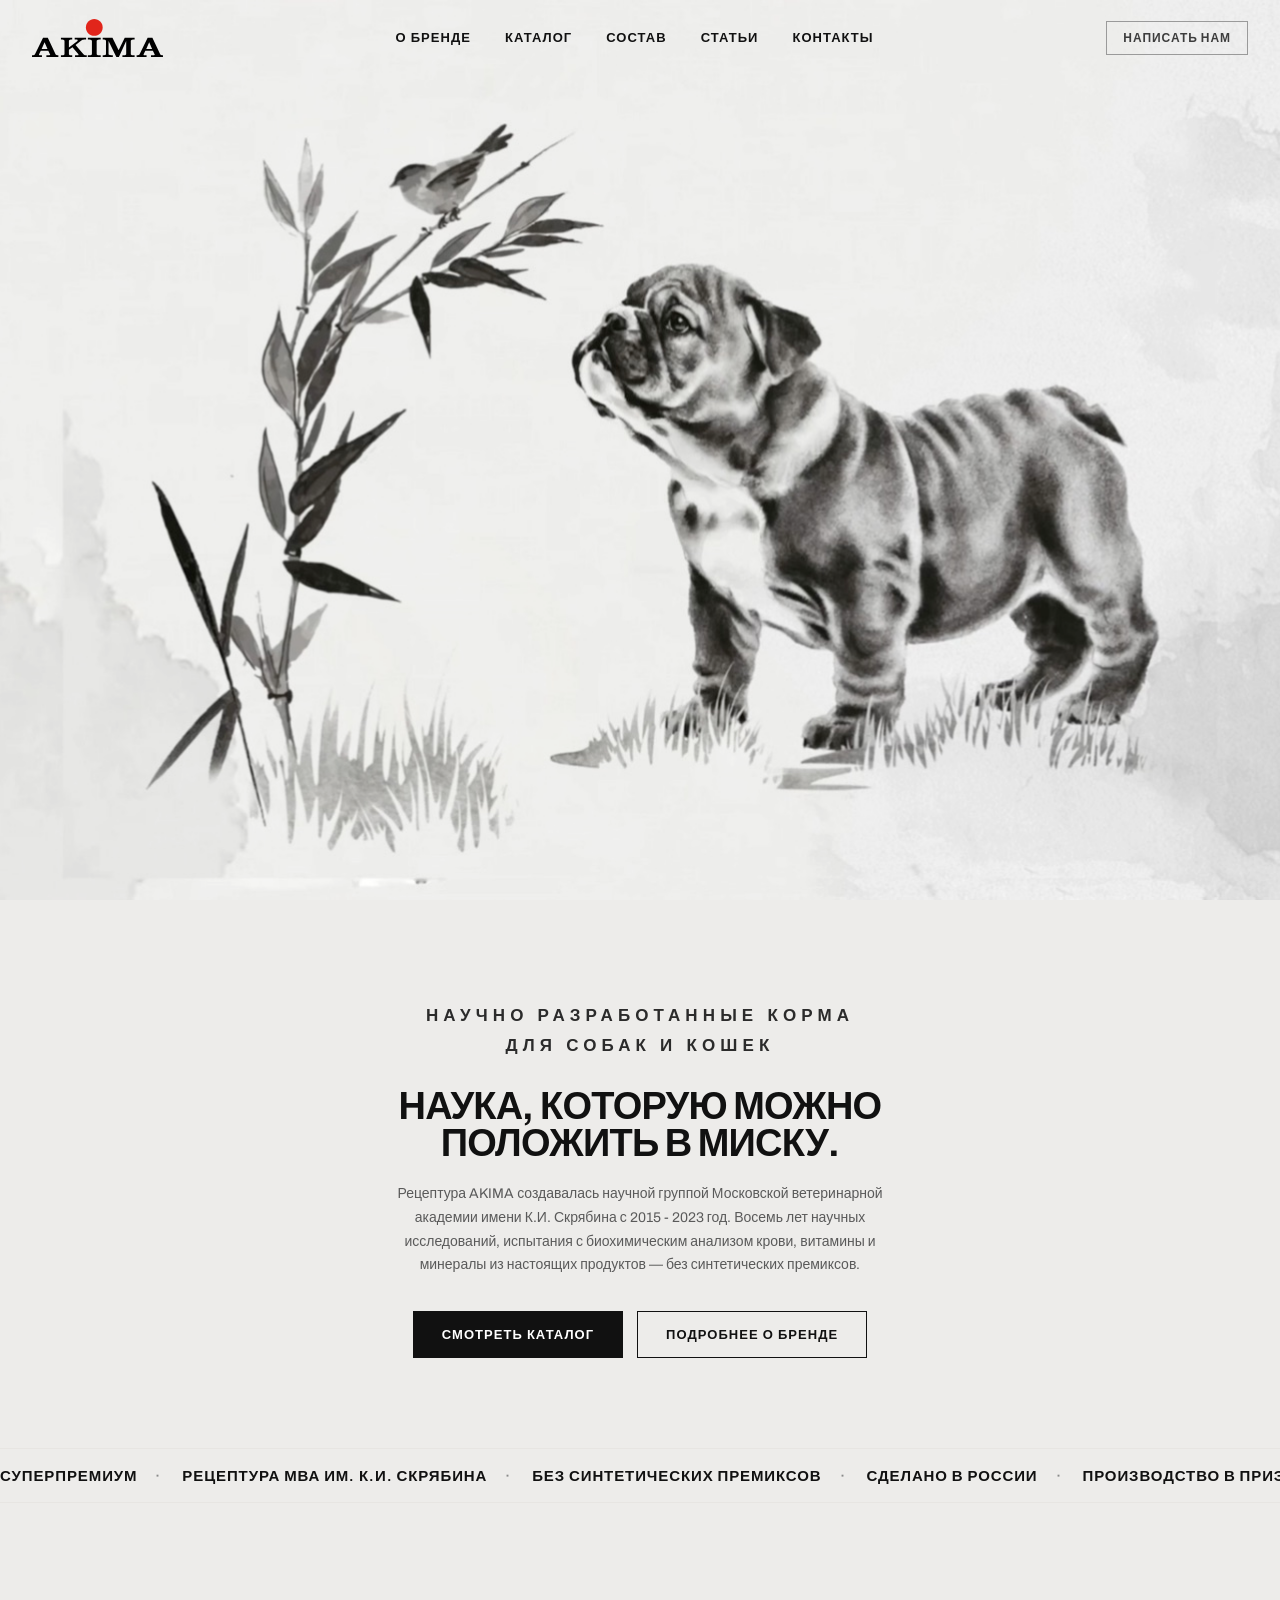
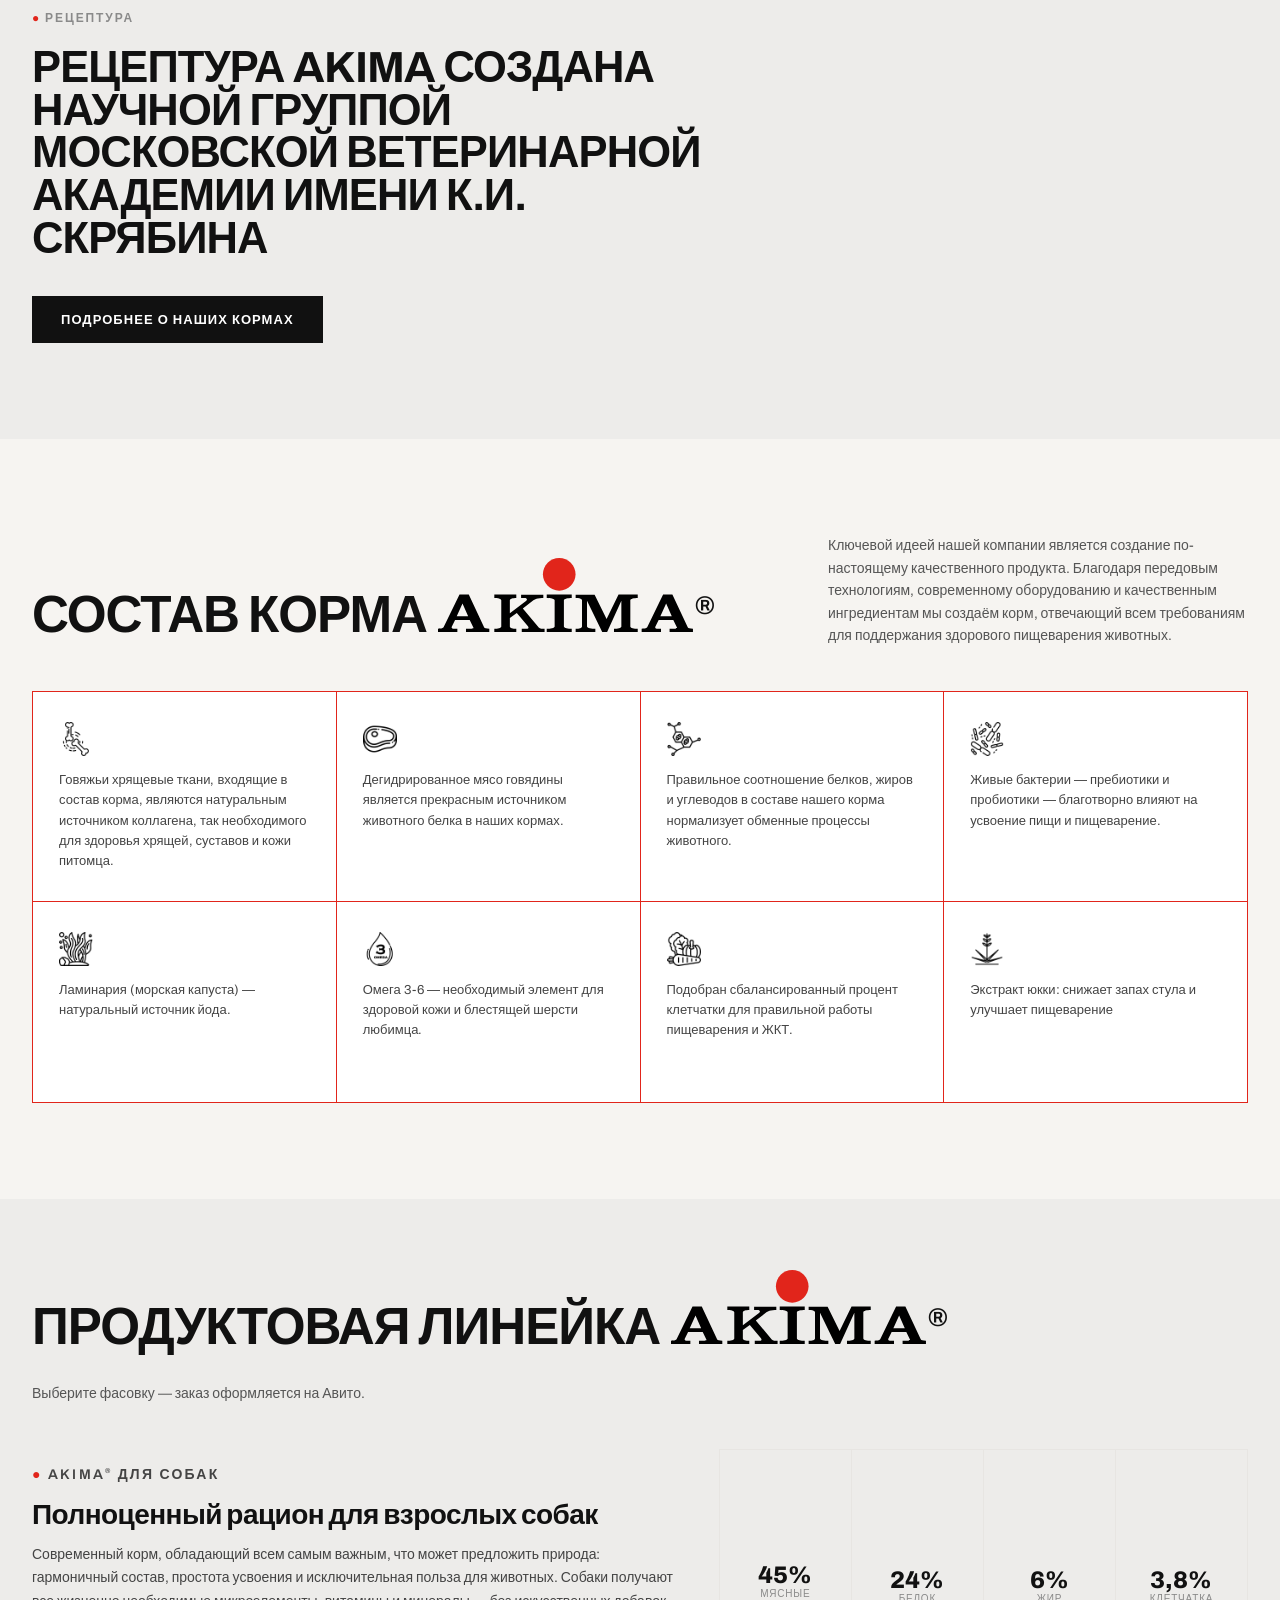
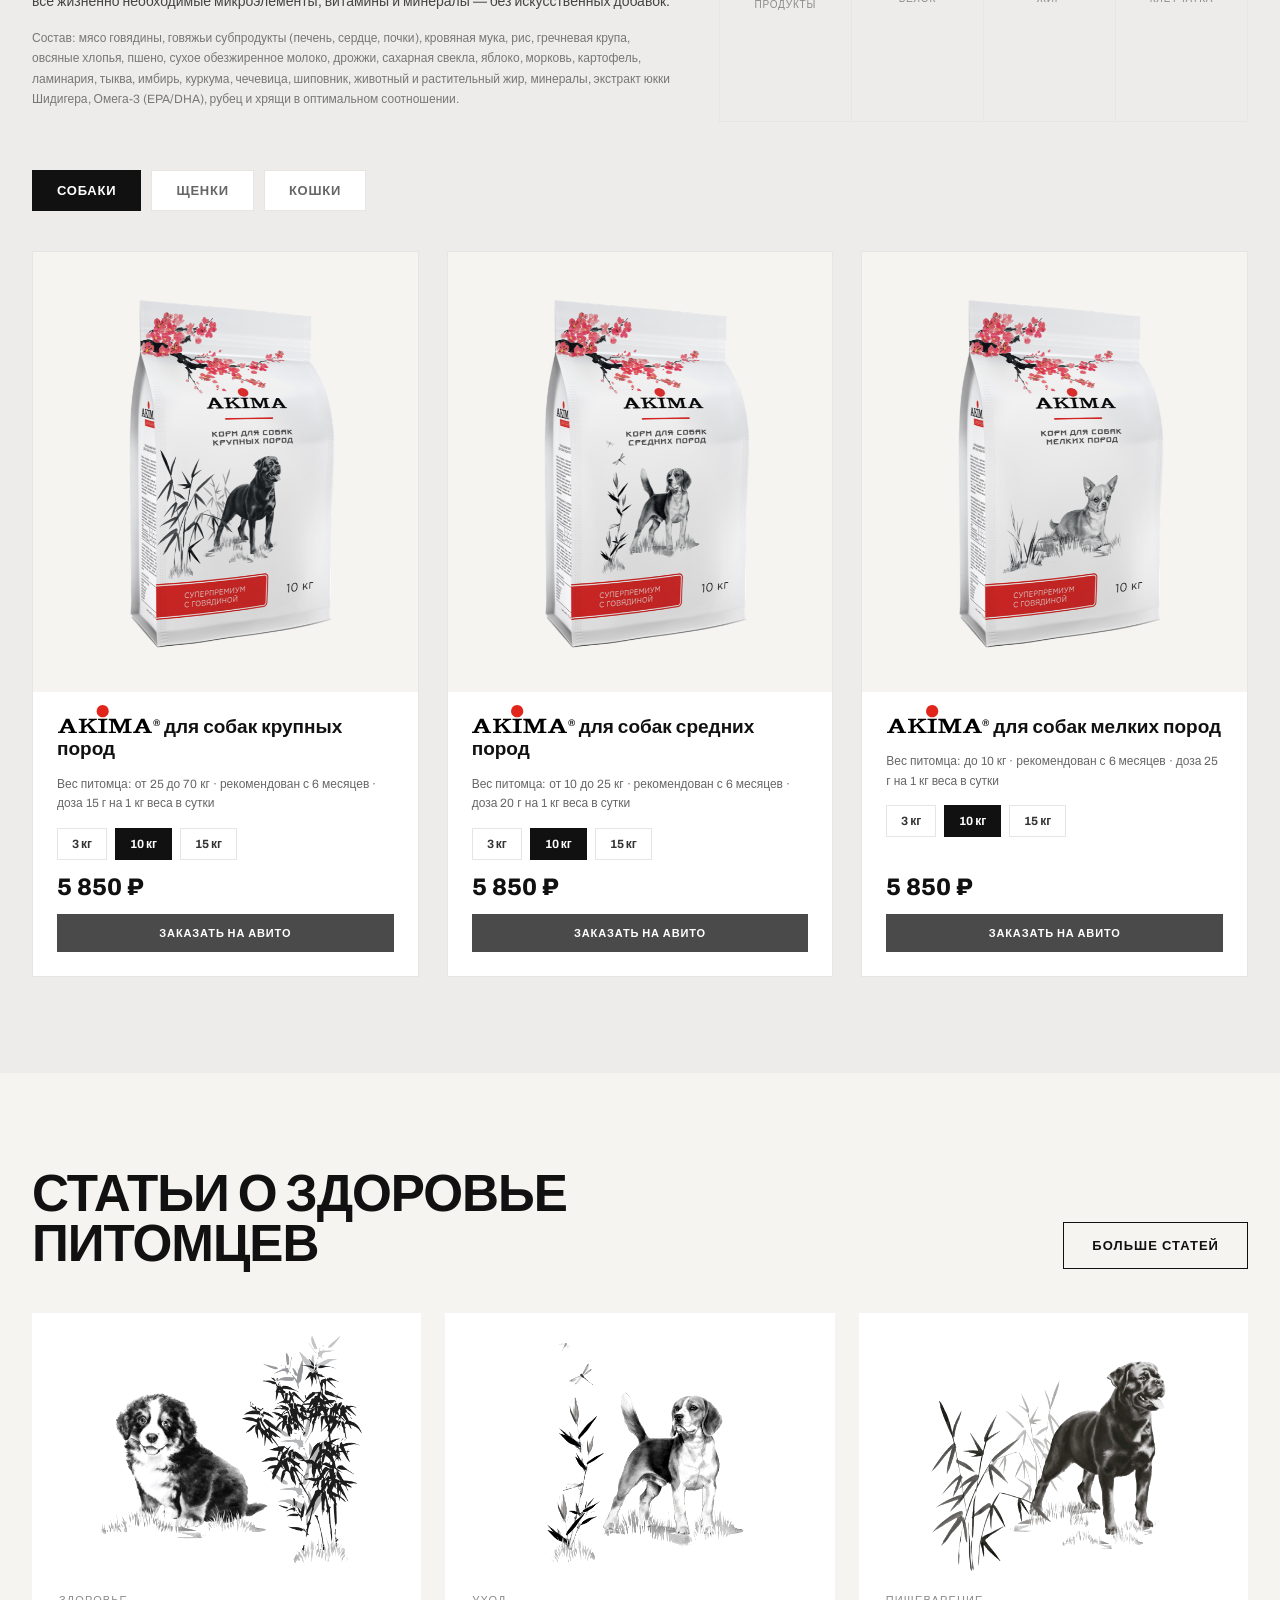
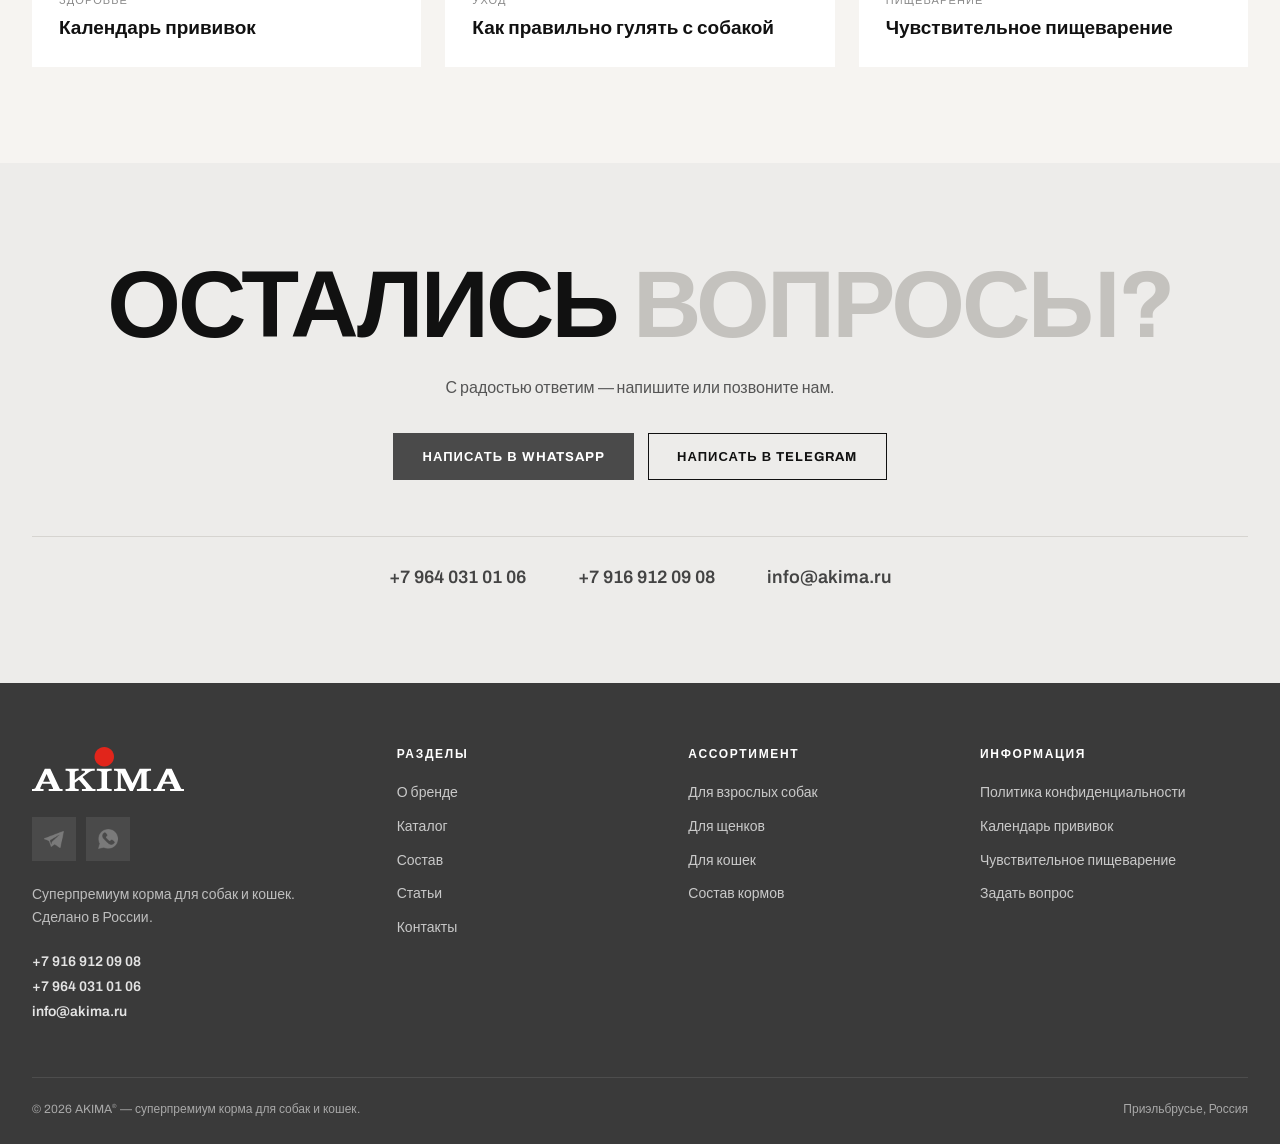
<file: index.html>
<!DOCTYPE html>
<html lang="ru">
<head>
<meta charset="UTF-8">
<meta name="viewport" content="width=device-width, initial-scale=1.0">
<title>AKIMA® — суперпремиум корм для собак и кошек</title>
<meta name="description" content="AKIMA® — суперпремиум корма для собак, щенков и кошек. Сделано в России. Заказ на Авито.">
<link rel="icon" href="assets/web/logo.svg" type="image/svg+xml">
<link rel="stylesheet" href="styles.css">
</head>
<body>

<header class="site-header">
  <div class="wrap">
    <a href="#top" class="logo">
      <img src="assets/web/logo.svg" alt="AKIMA">
    </a>
    <nav class="main-nav" id="main-nav">
      <a href="about.html">О бренде</a>
      <a href="#catalog">Каталог</a>
      <a href="#composition">Состав</a>
      <a href="#articles">Статьи</a>
      <a href="#contacts">Контакты</a>
    </nav>
    <div class="header-actions">
      <a class="icon-btn wa" href="https://wa.me/79169120908" target="_blank" rel="noopener">
        <img class="btn-icon" src="assets/web/icon_whatsapp.png" alt="">
        <span class="label">Написать нам</span>
      </a>
      <button class="burger" id="burger" aria-label="Меню">
        <span></span><span></span><span></span>
      </button>
    </div>
  </div>
</header>

<main id="top">

  <!-- HERO -->
  <section class="hero-video" id="hero-video">
    <video autoplay muted loop playsinline preload="auto" poster="assets/web/video-hero-poster.jpg">
      <source src="assets/web/video-hero.mp4" type="video/mp4">
    </video>
  </section>

  <section class="hero-v2" id="hero-v2">
    <div class="hero-v2-inner">
      <p class="hero-tagline">Научно разработанные корма<br>для собак и кошек</p>
      <h2 class="hero-lead">Наука, которую можно положить в миску.</h2>
      <p class="hero-desc">
        Рецептура AKIMA создавалась научной группой Московской ветеринарной академии имени К.И. Скрябина с 2015 - 2023 год.
        Восемь лет научных исследований, испытания с биохимическим анализом крови,
        витамины и минералы из настоящих продуктов — без синтетических премиксов.
      </p>
      <div class="hero-ctas">
        <a href="#catalog" class="btn btn-primary">Смотреть каталог</a>
        <a href="about.html" class="btn btn-ghost">Подробнее о бренде</a>
      </div>
    </div>
  </section>

  <div class="marquee">
    <div class="marquee__track">
      <span>СУПЕРПРЕМИУМ</span><span class="dim">·</span>
      <span>РЕЦЕПТУРА МВА ИМ. К.И. СКРЯБИНА</span><span class="dim">·</span>
      <span>БЕЗ СИНТЕТИЧЕСКИХ ПРЕМИКСОВ</span><span class="dim">·</span>
      <span>СДЕЛАНО В РОССИИ</span><span class="dim">·</span>
      <span>ПРОИЗВОДСТВО В ПРИЭЛЬБРУСЬЕ</span><span class="dim">·</span>
      <span>СУПЕРПРЕМИУМ</span><span class="dim">·</span>
      <span>РЕЦЕПТУРА МВА ИМ. К.И. СКРЯБИНА</span><span class="dim">·</span>
      <span>БЕЗ СИНТЕТИЧЕСКИХ ПРЕМИКСОВ</span><span class="dim">·</span>
      <span>СДЕЛАНО В РОССИИ</span><span class="dim">·</span>
      <span>ПРОИЗВОДСТВО В ПРИЭЛЬБРУСЬЕ</span><span class="dim">·</span>
    </div>
  </div>

  <!-- RECIPE -->
  <section class="section-pad" id="recipe">
    <div class="wrap">
      <p class="eyebrow"><span class="dot">●</span> Рецептура</p>
      <div class="section-head recipe-head">
        <h2>Рецептура AKIMA создана научной группой Московской ветеринарной академии имени К.И. Скрябина</h2>
      </div>
      <div class="recipe-cta"><a href="science.html" class="btn btn-primary">Подробнее о наших кормах</a></div>
    </div>
  </section>

  <!-- COMPOSITION -->
  <section class="section-pad bg-paper" id="composition">
    <div class="wrap">
      <div class="section-head">
        <h2 class="comp-title">Состав корма <span class="brandline"><img class="akima-logo" src="assets/web/logo.svg" alt="AKIMA"><span class="reg">®</span></span></h2>
        <p>
          Ключевой идеей нашей компании является создание по-настоящему качественного
          продукта. Благодаря передовым технологиям, современному оборудованию и
          качественным ингредиентам мы создаём корм, отвечающий всем требованиям для
          поддержания здорового пищеварения животных.
        </p>
      </div>
      <div class="comp-grid">
        <div class="comp-item">
          <img src="assets/web/icon_bone.png" alt="">
          <p>Говяжьи хрящевые ткани, входящие в состав корма, являются натуральным источником коллагена, так необходимого для здоровья хрящей, суставов и кожи питомца.</p>
        </div>
        <div class="comp-item">
          <img src="assets/web/icon_meat.png" alt="">
          <p>Дегидрированное мясо говядины является прекрасным источником животного белка в наших кормах.</p>
        </div>
        <div class="comp-item">
          <img src="assets/web/icon_enzyme.png" alt="">
          <p>Правильное соотношение белков, жиров и углеводов в составе нашего корма нормализует обменные процессы животного.</p>
        </div>
        <div class="comp-item">
          <img src="assets/web/icon_gutbacteria.png" alt="">
          <p>Живые бактерии — пребиотики и пробиотики — благотворно влияют на усвоение пищи и пищеварение.</p>
        </div>
        <div class="comp-item">
          <img src="assets/web/icon_seaweed.png" alt="">
          <p>Ламинария (морская капуста) — натуральный источник йода.</p>
        </div>
        <div class="comp-item">
          <img src="assets/web/icon_omega.png" alt="">
          <p>Омега 3-6 — необходимый элемент для здоровой кожи и блестящей шерсти любимца.</p>
        </div>
        <div class="comp-item">
          <img src="assets/web/icon_vegetable.png" alt="">
          <p>Подобран сбалансированный процент клетчатки для правильной работы пищеварения и ЖКТ.</p>
        </div>
        <div class="comp-item">
          <img src="assets/web/icon_yucca.png" alt="">
          <p>Экстракт юкки: снижает запах стула и улучшает пищеварение</p>
        </div>
      </div>
    </div>
  </section>

  <!-- CATALOG -->
  <section class="section-pad" id="catalog">
    <div class="wrap">
      <div class="section-head">
        <h2 class="comp-title">Продуктовая линейка <span class="brandline"><img class="akima-logo" src="assets/web/logo.svg" alt="AKIMA"><span class="reg">®</span></span></h2>
        <p>Выберите фасовку — заказ оформляется на Авито.</p>
      </div>

      <!-- DOGS INTRO -->
      <div class="group-intro" data-group="dogs">
        <div>
          <p class="eyebrow"><span class="dot">●</span> AKIMA<span class="reg">®</span> для собак</p>
          <h3 style="font-size:28px;margin:10px 0 14px;text-transform:none;">Полноценный рацион для взрослых собак</h3>
          <p>
            Современный корм, обладающий всем самым важным, что может предложить природа:
            гармоничный состав, простота усвоения и исключительная польза для животных.
            Собаки получают все жизненно необходимые микроэлементы, витамины и минералы —
            без искусственных добавок.
          </p>
          <p style="font-size:12px;color:#777;">
            Состав: мясо говядины, говяжьи субпродукты (печень, сердце, почки), кровяная мука,
            рис, гречневая крупа, овсяные хлопья, пшено, сухое обезжиренное молоко, дрожжи,
            сахарная свекла, яблоко, морковь, картофель, ламинария, тыква, имбирь, куркума,
            чечевица, шиповник, животный и растительный жир, минералы, экстракт юкки Шидигера,
            Омега-3 (EPA/DHA), рубец и хрящи в оптимальном соотношении.
          </p>
        </div>
        <div class="stat-row">
          <div class="stat-cell"><b>45%</b><span>Мясные продукты</span></div>
          <div class="stat-cell"><b>24%</b><span>Белок</span></div>
          <div class="stat-cell"><b>6%</b><span>Жир</span></div>
          <div class="stat-cell"><b>3,8%</b><span>Клетчатка</span></div>
        </div>
      </div>

      <!-- PUPPIES INTRO -->
      <div class="group-intro hidden" data-group="puppies">
        <div>
          <p class="eyebrow"><span class="dot">●</span> AKIMA<span class="reg">®</span> для щенков</p>
          <h3 style="font-size:28px;margin:10px 0 14px;text-transform:none;">Сбалансированный рацион для щенков</h3>
          <p>
            Современный корм с полноценным, натуральным, сбалансированным составом, легко
            усваиваемый: щенки получают все важнейшие микроэлементы, витамины и минералы —
            без использования искусственных добавок.
          </p>
          <p style="font-size:12px;color:#777;">
            Состав: мясо говядины, говяжьи субпродукты (печень, сердце, почки), кровяная мука,
            рис, гречневая крупа, овсяные хлопья, пшено, сухое обезжиренное молоко, дрожжи,
            сахарная свекла, яблоко, морковь, картофель, ламинария, тыква, имбирь, куркума,
            чечевица, шиповник, животный и растительный жир, минералы, экстракт юкки Шидигера,
            Омега-3 (EPA/DHA), рубец и хрящи в оптимальном соотношении.
          </p>
        </div>
        <div class="stat-row">
          <div class="stat-cell"><b>45%</b><span>Мясные продукты</span></div>
          <div class="stat-cell"><b>28%</b><span>Белок</span></div>
          <div class="stat-cell"><b>8%</b><span>Жир</span></div>
          <div class="stat-cell"><b>3,8%</b><span>Клетчатка</span></div>
        </div>
      </div>

      <!-- CATS INTRO -->
      <div class="group-intro hidden" data-group="cats">
        <div>
          <p class="eyebrow"><span class="dot">●</span> AKIMA<span class="reg">®</span> для кошек</p>
          <h3 style="font-size:28px;margin:10px 0 14px;text-transform:none;">Ежедневный рацион для кошек</h3>
          <p>
            Современный корм с полноценным, натуральным, сбалансированным составом, легко
            усваиваемый: кошки получают все важнейшие микроэлементы, витамины и минералы —
            без использования искусственных добавок.
          </p>
          <p style="font-size:12px;color:#777;">
            Состав: дегидрированное мясо говядины, говяжьи хрящи, говяжьи субпродукты (печень,
            лёгкие, сердце); гречневая крупа, пшено, рис, чечевица, кукуруза, свекловичная
            пульпа, ламинария, яблоко, картофель, морковь, кабачок, петрушка, сахарная свекла,
            шиповник; сухое обезжиренное молоко, животный жир, минералы, растительное масло,
            экстракт юкки Шидигера.
          </p>
        </div>
        <div class="stat-row">
          <div class="stat-cell"><b>45%</b><span>Мясные продукты</span></div>
          <div class="stat-cell"><b>30%</b><span>Белок</span></div>
          <div class="stat-cell"><b>9%</b><span>Жир</span></div>
          <div class="stat-cell"><b>1,2%</b><span>Клетчатка</span></div>
        </div>
      </div>

      <div class="tabs">
        <button class="tab-btn active" data-group="dogs">Собаки</button>
        <button class="tab-btn" data-group="puppies">Щенки</button>
        <button class="tab-btn" data-group="cats">Кошки</button>
      </div>

      <div class="product-grid" id="catalog-root"></div>
    </div>
  </section>

  <!-- ARTICLES -->
  <section class="section-pad bg-paper" id="articles">
    <div class="wrap">
      <div class="section-head">
        <h2>Статьи о здоровье<br>питомцев</h2>
        <a href="https://akimapet.ru/articles" target="_blank" rel="noopener" class="btn btn-ghost">Больше статей</a>
      </div>
      <div class="article-grid">
        <a class="article-card" href="https://akimapet.ru/tpost/pnsfzsyna1-kalendar-privivok" target="_blank" rel="noopener">
          <video class="article-video" muted loop playsinline preload="metadata" poster="assets/web/article_1_poster.jpg"><source src="assets/web/article_1.mp4" type="video/mp4"></video>
          <div><span>Здоровье</span><h3>Календарь прививок</h3></div>
        </a>
        <a class="article-card" href="https://akimapet.ru/tpost/546yljeun1-kak-pravilno-gulyat-s-sobakoi" target="_blank" rel="noopener">
          <video class="article-video" muted loop playsinline preload="metadata" poster="assets/web/article_2_poster.jpg"><source src="assets/web/article_2.mp4" type="video/mp4"></video>
          <div><span>Уход</span><h3>Как правильно гулять с собакой</h3></div>
        </a>
        <a class="article-card" href="https://akimapet.ru/tpost/kcmxlr3s71-sobaki-s-chuvstvitelnim-pischevareniem" target="_blank" rel="noopener">
          <video class="article-video" muted loop playsinline preload="metadata" poster="assets/web/article_3_poster.jpg"><source src="assets/web/article_3.mp4" type="video/mp4"></video>
          <div><span>Пищеварение</span><h3>Чувствительное пищеварение</h3></div>
        </a>
      </div>
    </div>
  </section>

  <!-- CONTACTS -->
  <section class="section-pad" id="contacts">
    <div class="wrap cta-center">
      <h2>Остались <span class="soft">вопросы?</span></h2>
      <p class="cta-sub">С радостью ответим — напишите или позвоните нам.</p>
      <div class="cta-buttons">
        <a class="btn btn-wa" href="https://wa.me/79169120908" target="_blank" rel="noopener">Написать в WhatsApp</a>
        <a class="btn btn-ghost" href="https://t.me/+79169120908" target="_blank" rel="noopener">Написать в Telegram</a>
      </div>
      <div class="cta-line"></div>
      <div class="cta-contacts">
        <a href="tel:+79640310106">+7 964 031 01 06</a>
        <a href="tel:+79169120908">+7 916 912 09 08</a>
        <a href="mailto:info@akima.ru">info@akima.ru</a>
      </div>
    </div>
  </section>

</main>

<footer class="site-footer">
  <div class="wrap">
    <div class="footer-grid">
      <div class="footer-brand">
        <a href="#top" class="logo"><img src="assets/web/logo-white.svg" alt="AKIMA"></a>
        <div class="footer-social">
          <a href="https://t.me/+79169120908" target="_blank" rel="noopener" aria-label="Telegram"><img src="assets/web/icon_telegram.png" alt=""></a>
          <a href="https://wa.me/79169120908" target="_blank" rel="noopener" aria-label="WhatsApp"><img src="assets/web/icon_whatsapp.png" alt=""></a>
        </div>
        <p class="footer-tagline">Суперпремиум корма для собак и кошек. Сделано в России.</p>
        <div class="footer-contact">
          <a href="tel:+79169120908">+7 916 912 09 08</a>
          <a href="tel:+79640310106">+7 964 031 01 06</a>
          <a href="mailto:info@akima.ru">info@akima.ru</a>
        </div>
      </div>
      <div class="footer-col">
        <h4>Разделы</h4>
        <a href="about.html">О бренде</a>
        <a href="#catalog">Каталог</a>
        <a href="#composition">Состав</a>
        <a href="#articles">Статьи</a>
        <a href="#contacts">Контакты</a>
      </div>
      <div class="footer-col">
        <h4>Ассортимент</h4>
        <a href="index.html?group=dogs#catalog" data-group-link="dogs">Для взрослых собак</a>
        <a href="index.html?group=puppies#catalog" data-group-link="puppies">Для щенков</a>
        <a href="index.html?group=cats#catalog" data-group-link="cats">Для кошек</a>
        <a href="#composition">Состав кормов</a>
      </div>
      <div class="footer-col">
        <h4>Информация</h4>
        <a href="https://akimapet.ru/privacy" target="_blank" rel="noopener">Политика конфиденциальности</a>
        <a href="https://akimapet.ru/tpost/pnsfzsyna1-kalendar-privivok" target="_blank" rel="noopener">Календарь прививок</a>
        <a href="https://akimapet.ru/tpost/kcmxlr3s71-sobaki-s-chuvstvitelnim-pischevareniem" target="_blank" rel="noopener">Чувствительное пищеварение</a>
        <a href="#contacts">Задать вопрос</a>
      </div>
    </div>
    <div class="footer-bottom">
      <span>© 2026 AKIMA<span class="reg">®</span> — суперпремиум корма для собак и кошек.</span>
      <span>Приэльбрусье, Россия</span>
    </div>
  </div>
</footer>

<script src="script.js"></script>
</body>
</html>
</file>
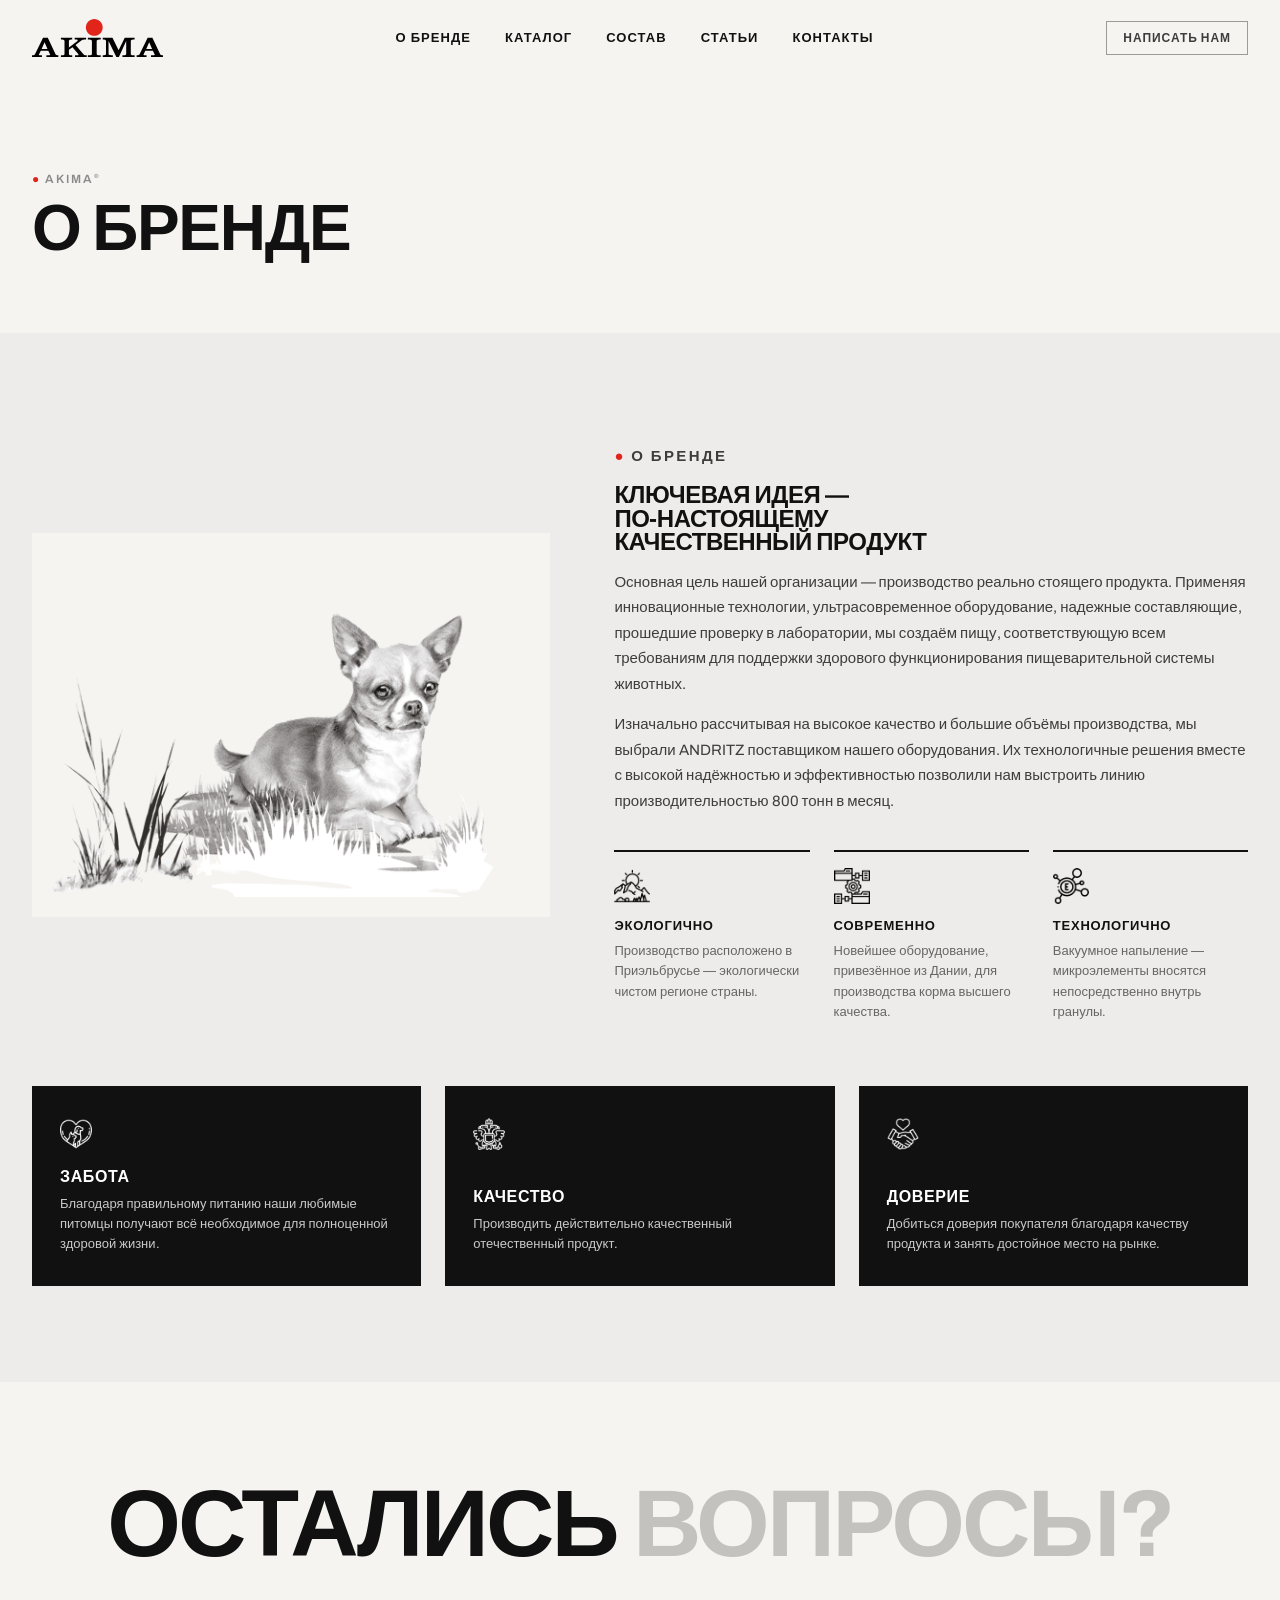
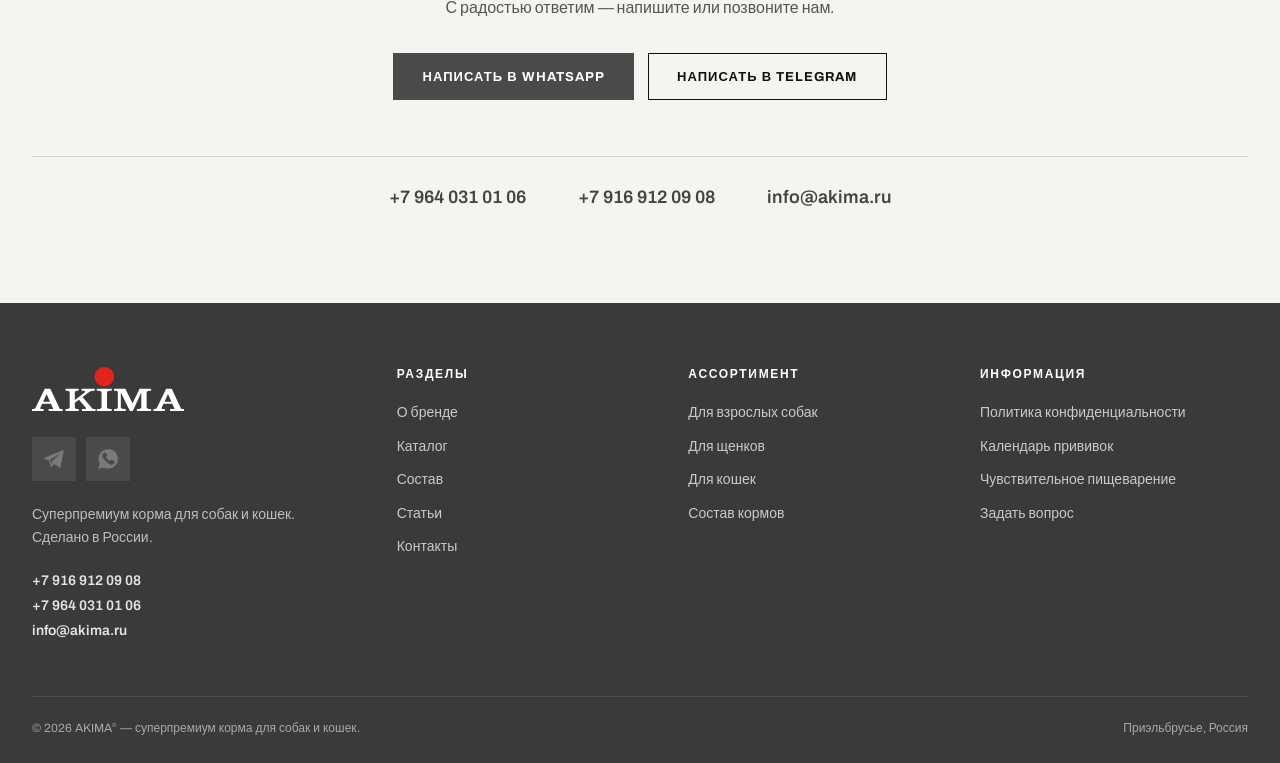
<file: about.html>
<!DOCTYPE html>
<html lang="ru">
<head>
<meta charset="UTF-8">
<meta name="viewport" content="width=device-width, initial-scale=1.0">
<title>О бренде — AKIMA®</title>
<meta name="description" content="AKIMA® — суперпремиум корма для собак и кошек. Сделано в России, в Приэльбрусье.">
<link rel="icon" href="assets/web/logo.svg" type="image/svg+xml">
<link rel="stylesheet" href="styles.css">
</head>
<body>

<header class="site-header">
  <div class="wrap">
    <a href="index.html#top" class="logo">
      <img src="assets/web/logo.svg" alt="AKIMA">
    </a>
    <nav class="main-nav" id="main-nav">
      <a href="about.html">О бренде</a>
      <a href="index.html#catalog">Каталог</a>
      <a href="index.html#composition">Состав</a>
      <a href="index.html#articles">Статьи</a>
      <a href="index.html#contacts">Контакты</a>
    </nav>
    <div class="header-actions">
      <a class="icon-btn wa" href="https://wa.me/79169120908" target="_blank" rel="noopener">
        <img class="btn-icon" src="assets/web/icon_whatsapp.png" alt="">
        <span class="label">Написать нам</span>
      </a>
      <button class="burger" id="burger" aria-label="Меню">
        <span></span><span></span><span></span>
      </button>
    </div>
  </div>
</header>

<main id="top">

  <!-- PAGE INTRO -->
  <section class="section-pad tight bg-paper" style="padding-top:160px;">
    <div class="wrap">
      <p class="eyebrow"><span class="dot">●</span> AKIMA<span class="reg">®</span></p>
      <h1 style="font-size:clamp(36px,5vw,64px);">О бренде</h1>
    </div>
  </section>

  <!-- ABOUT -->
  <section class="section-pad" id="about">
    <div class="wrap">
      <div class="about-grid">
        <div class="about-media">
          <img src="assets/web/hero_dog.png" alt="AKIMA — корм для собак">
        </div>
        <div class="about-copy">
          <p class="eyebrow"><span class="dot">●</span> О бренде</p>
          <h2>Ключевая идея —<br>по-настоящему<br>качественный продукт</h2>
          <p>
            Основная цель нашей организации — производство реально стоящего продукта.
            Применяя инновационные технологии, ультрасовременное оборудование, надежные
            составляющие, прошедшие проверку в лаборатории, мы создаём пищу, соответствующую
            всем требованиям для поддержки здорового функционирования пищеварительной
            системы животных.
          </p>
          <p>
            Изначально рассчитывая на высокое качество и большие объёмы производства, мы
            выбрали ANDRITZ поставщиком нашего оборудования. Их технологичные решения вместе
            с высокой надёжностью и эффективностью позволили нам выстроить линию
            производительностью 800 тонн в месяц.
          </p>

          <div class="pillars">
            <div class="pillar">
              <img src="assets/web/icon_himalaya.png" alt="">
              <h4>Экологично</h4>
              <p>Производство расположено в Приэльбрусье — экологически чистом регионе страны.</p>
            </div>
            <div class="pillar">
              <img src="assets/web/icon_filesystem.png" alt="">
              <h4>Современно</h4>
              <p>Новейшее оборудование, привезённое из Дании, для производства корма высшего качества.</p>
            </div>
            <div class="pillar">
              <img src="assets/web/icon_vitamine.png" alt="">
              <h4>Технологично</h4>
              <p>Вакуумное напыление — микроэлементы вносятся непосредственно внутрь гранулы.</p>
            </div>
          </div>
        </div>
      </div>

      <div class="values">
        <div class="value-card">
          <img src="assets/web/icon_petcare.png" alt="">
          <div>
            <h4>Забота</h4>
            <p>Благодаря правильному питанию наши любимые питомцы получают всё необходимое для полноценной здоровой жизни.</p>
          </div>
        </div>
        <div class="value-card">
          <img src="assets/web/icon_coatofarms.png" alt="">
          <div>
            <h4>Качество</h4>
            <p>Производить действительно качественный отечественный продукт.</p>
          </div>
        </div>
        <div class="value-card">
          <img src="assets/web/icon_trust.png" alt="">
          <div>
            <h4>Доверие</h4>
            <p>Добиться доверия покупателя благодаря качеству продукта и занять достойное место на рынке.</p>
          </div>
        </div>
      </div>
    </div>
  </section>

  <!-- CONTACTS -->
  <section class="section-pad bg-paper" id="contacts">
    <div class="wrap cta-center">
      <h2>Остались <span class="soft">вопросы?</span></h2>
      <p class="cta-sub">С радостью ответим — напишите или позвоните нам.</p>
      <div class="cta-buttons">
        <a class="btn btn-wa" href="https://wa.me/79169120908" target="_blank" rel="noopener">Написать в WhatsApp</a>
        <a class="btn btn-ghost" href="https://t.me/+79169120908" target="_blank" rel="noopener">Написать в Telegram</a>
      </div>
      <div class="cta-line"></div>
      <div class="cta-contacts">
        <a href="tel:+79640310106">+7 964 031 01 06</a>
        <a href="tel:+79169120908">+7 916 912 09 08</a>
        <a href="mailto:info@akima.ru">info@akima.ru</a>
      </div>
    </div>
  </section>

</main>

<footer class="site-footer">
  <div class="wrap">
    <div class="footer-grid">
      <div class="footer-brand">
        <a href="index.html#top" class="logo"><img src="assets/web/logo-white.svg" alt="AKIMA"></a>
        <div class="footer-social">
          <a href="https://t.me/+79169120908" target="_blank" rel="noopener" aria-label="Telegram"><img src="assets/web/icon_telegram.png" alt=""></a>
          <a href="https://wa.me/79169120908" target="_blank" rel="noopener" aria-label="WhatsApp"><img src="assets/web/icon_whatsapp.png" alt=""></a>
        </div>
        <p class="footer-tagline">Суперпремиум корма для собак и кошек. Сделано в России.</p>
        <div class="footer-contact">
          <a href="tel:+79169120908">+7 916 912 09 08</a>
          <a href="tel:+79640310106">+7 964 031 01 06</a>
          <a href="mailto:info@akima.ru">info@akima.ru</a>
        </div>
      </div>
      <div class="footer-col">
        <h4>Разделы</h4>
        <a href="about.html">О бренде</a>
        <a href="index.html#catalog">Каталог</a>
        <a href="index.html#composition">Состав</a>
        <a href="index.html#articles">Статьи</a>
        <a href="index.html#contacts">Контакты</a>
      </div>
      <div class="footer-col">
        <h4>Ассортимент</h4>
        <a href="index.html?group=dogs#catalog" data-group-link="dogs">Для взрослых собак</a>
        <a href="index.html?group=puppies#catalog" data-group-link="puppies">Для щенков</a>
        <a href="index.html?group=cats#catalog" data-group-link="cats">Для кошек</a>
        <a href="index.html#composition">Состав кормов</a>
      </div>
      <div class="footer-col">
        <h4>Информация</h4>
        <a href="https://akimapet.ru/privacy" target="_blank" rel="noopener">Политика конфиденциальности</a>
        <a href="https://akimapet.ru/tpost/pnsfzsyna1-kalendar-privivok" target="_blank" rel="noopener">Календарь прививок</a>
        <a href="https://akimapet.ru/tpost/kcmxlr3s71-sobaki-s-chuvstvitelnim-pischevareniem" target="_blank" rel="noopener">Чувствительное пищеварение</a>
        <a href="index.html#contacts">Задать вопрос</a>
      </div>
    </div>
    <div class="footer-bottom">
      <span>© 2026 AKIMA<span class="reg">®</span> — суперпремиум корма для собак и кошек.</span>
      <span>Приэльбрусье, Россия</span>
    </div>
  </div>
</footer>

<script src="script.js"></script>
</body>
</html>
</file>
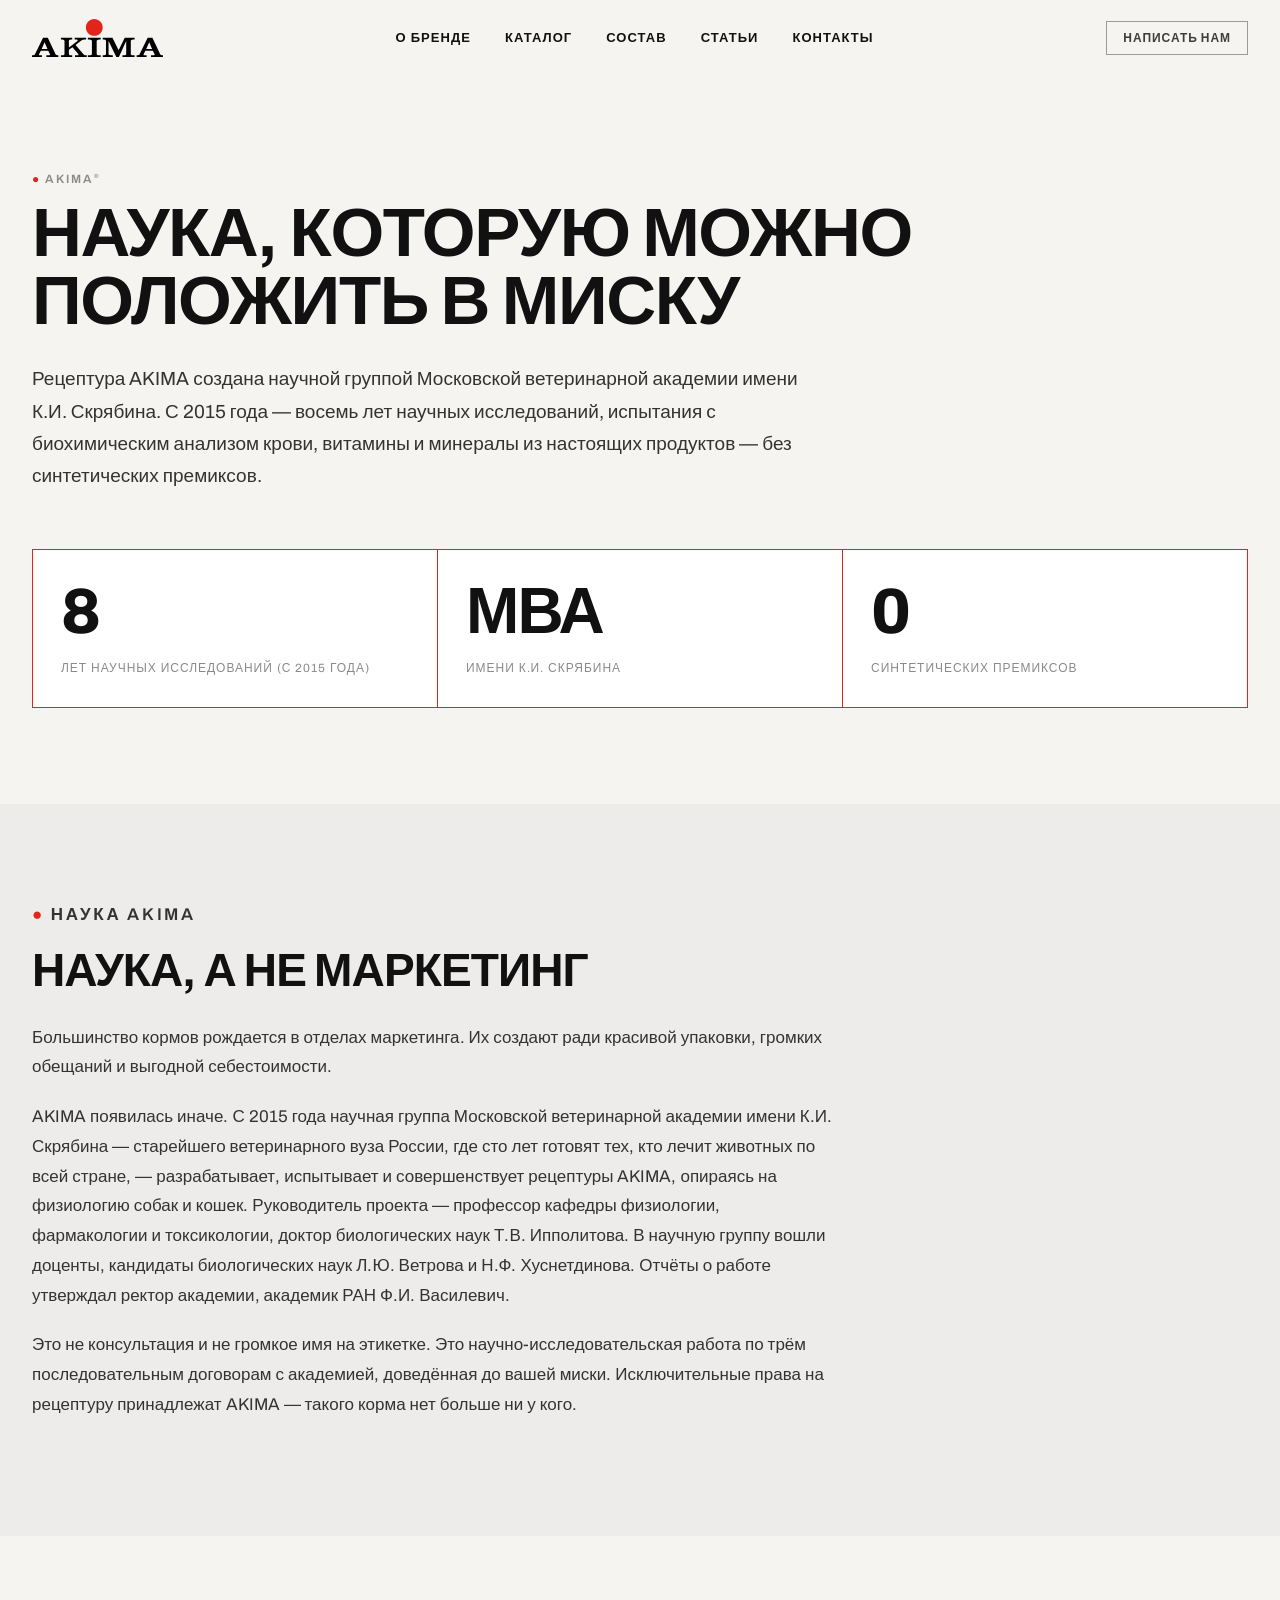
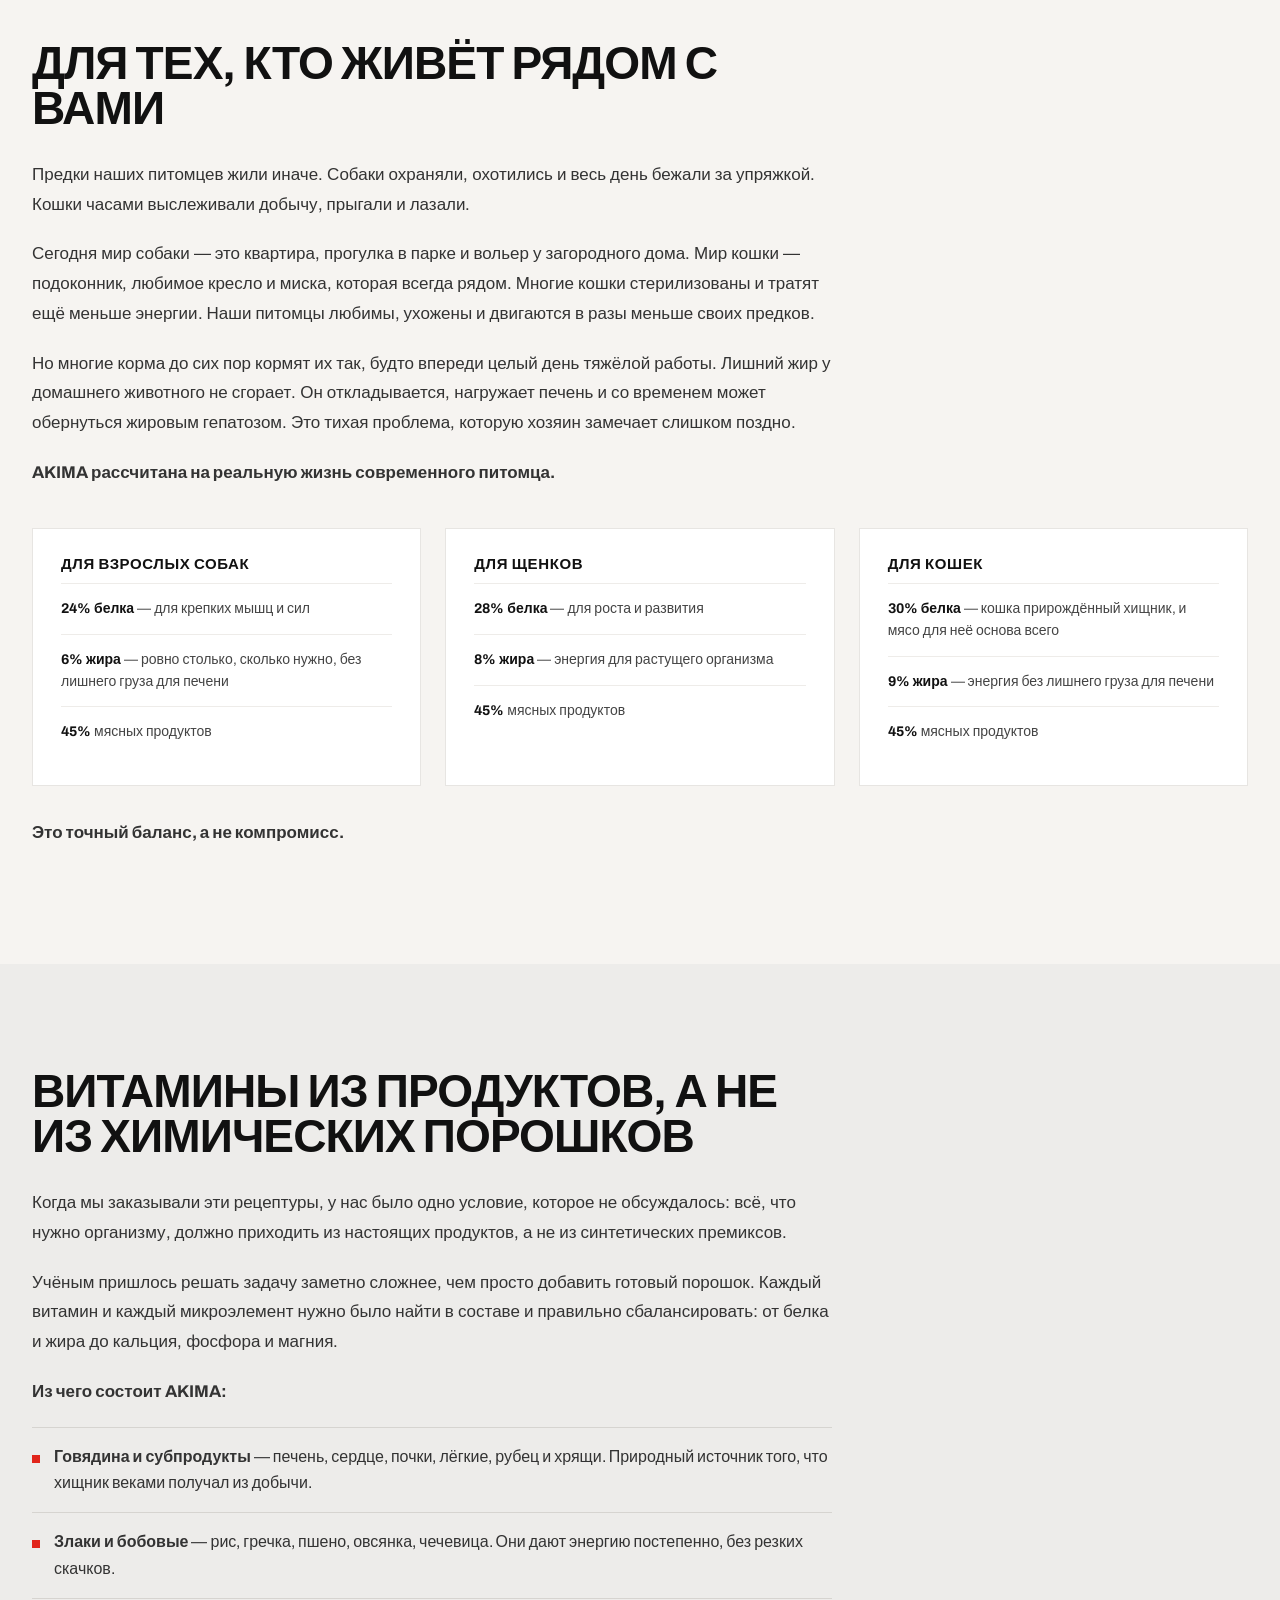
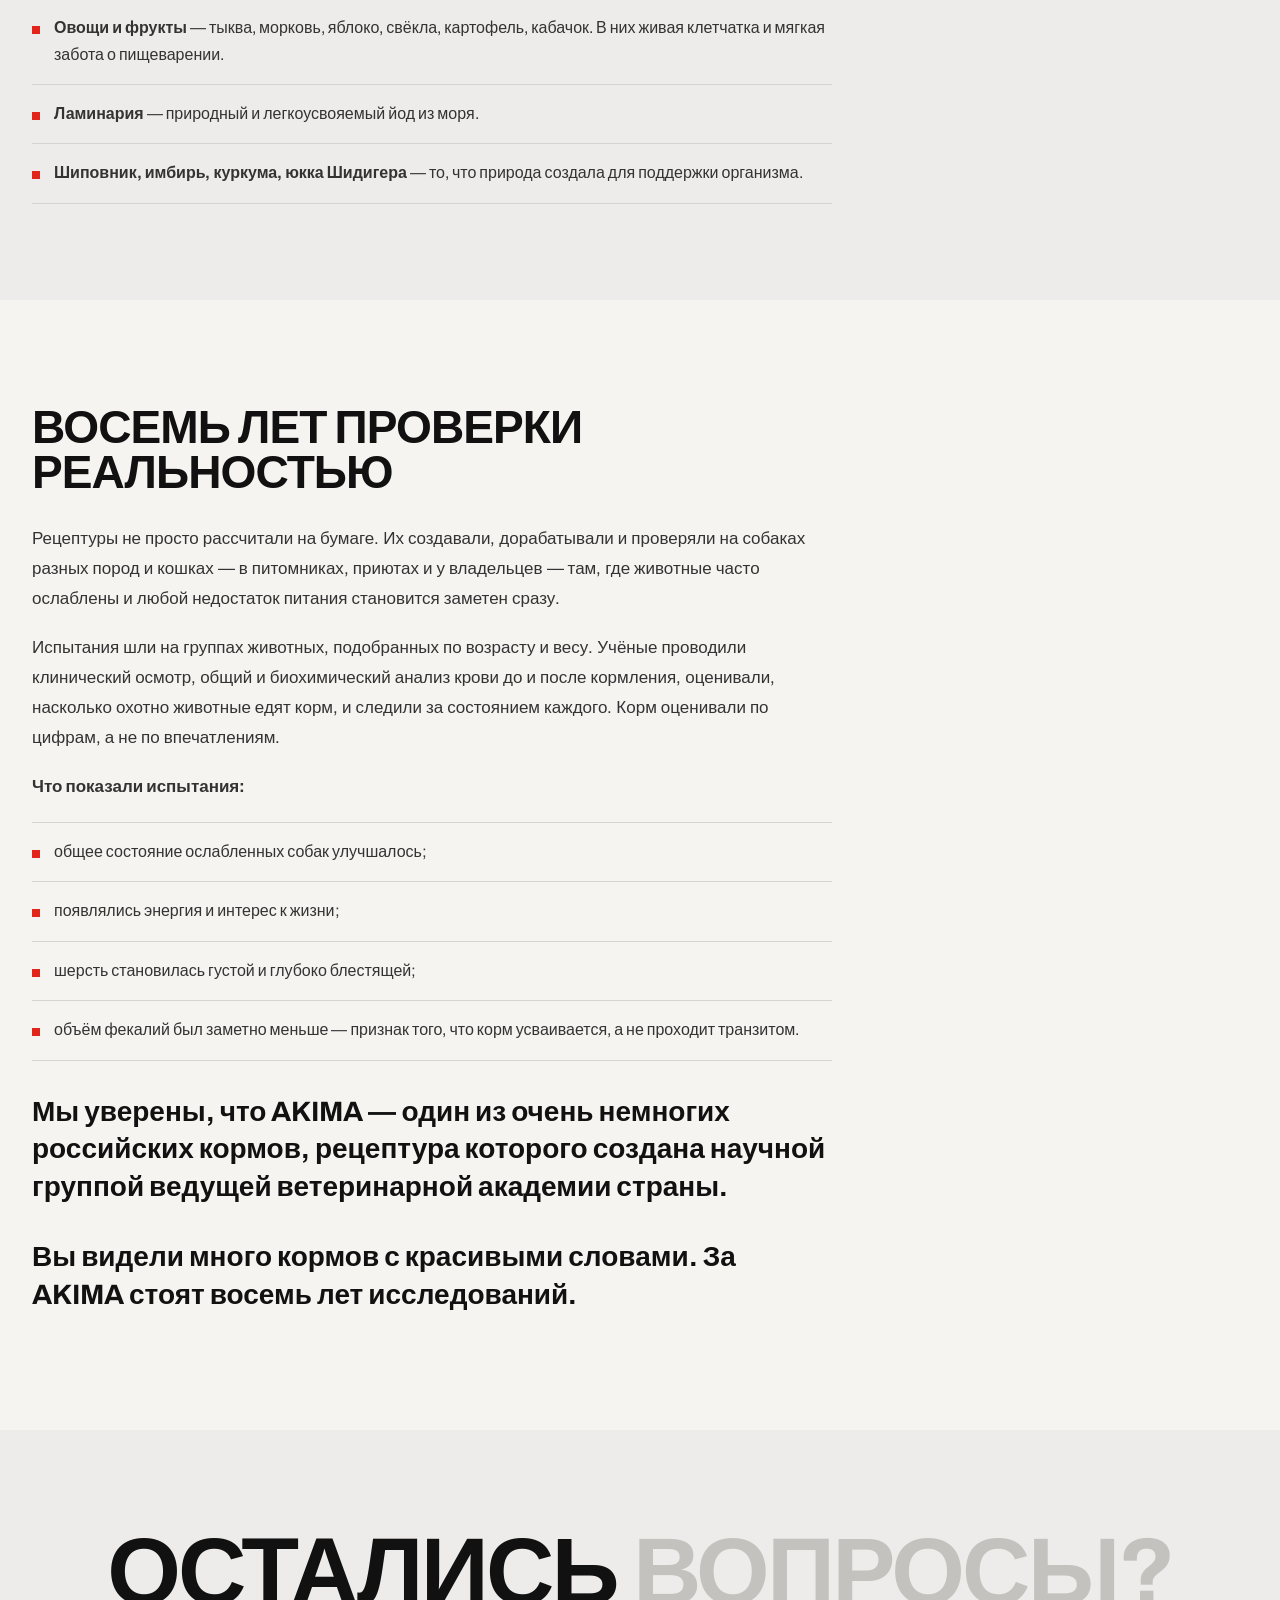
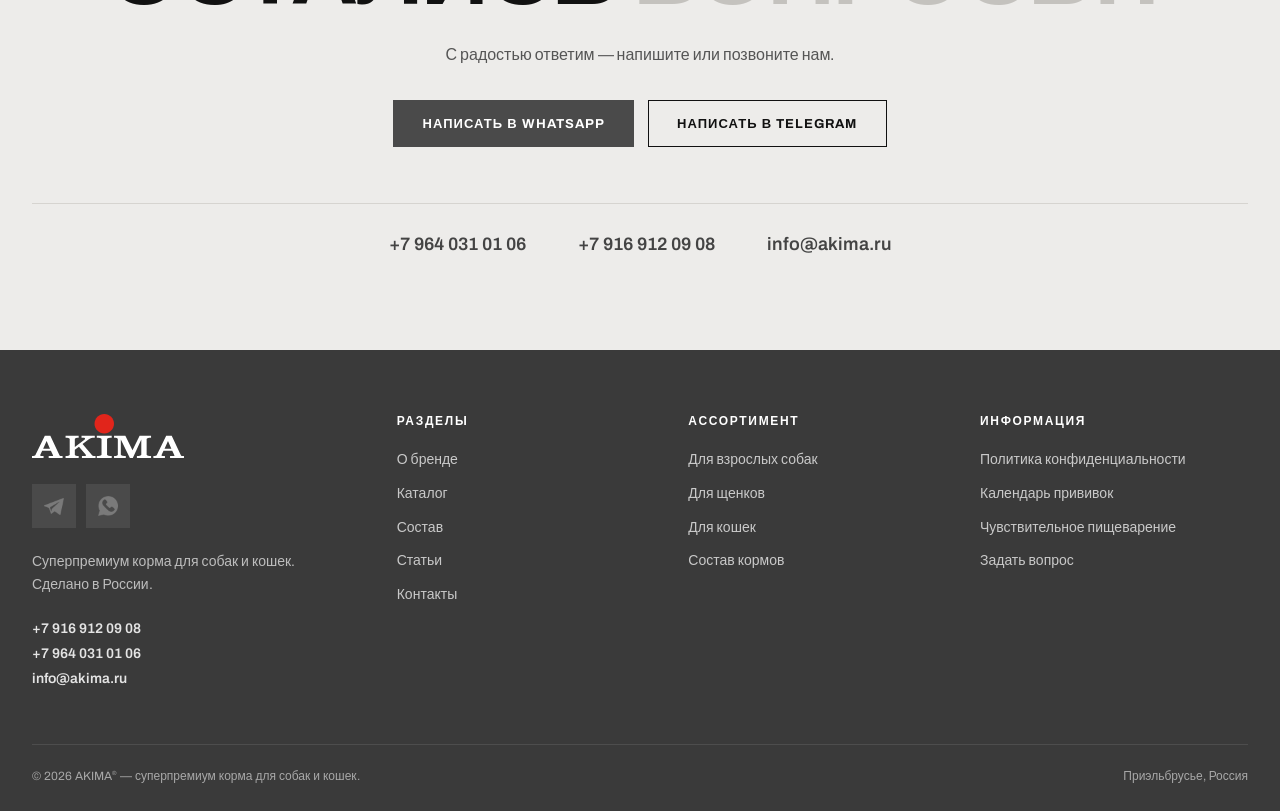
<file: science.html>
<!DOCTYPE html>
<html lang="ru">
<head>
<meta charset="UTF-8">
<meta name="viewport" content="width=device-width, initial-scale=1.0">
<title>Наука AKIMA® — рецептура МВА им. К.И. Скрябина</title>
<meta name="description" content="Рецептура AKIMA создана научной группой Московской ветеринарной академии имени К.И. Скрябина. Восемь лет исследований, витамины и минералы из настоящих продуктов — без синтетических премиксов.">
<link rel="icon" href="assets/web/logo.svg" type="image/svg+xml">
<link rel="stylesheet" href="styles.css">
</head>
<body>

<header class="site-header">
  <div class="wrap">
    <a href="index.html#top" class="logo">
      <img src="assets/web/logo.svg" alt="AKIMA">
    </a>
    <nav class="main-nav" id="main-nav">
      <a href="about.html">О бренде</a>
      <a href="index.html#catalog">Каталог</a>
      <a href="index.html#composition">Состав</a>
      <a href="index.html#articles">Статьи</a>
      <a href="index.html#contacts">Контакты</a>
    </nav>
    <div class="header-actions">
      <a class="icon-btn wa" href="https://wa.me/79169120908" target="_blank" rel="noopener">
        <img class="btn-icon" src="assets/web/icon_whatsapp.png" alt="">
        <span class="label">Написать нам</span>
      </a>
      <button class="burger" id="burger" aria-label="Меню">
        <span></span><span></span><span></span>
      </button>
    </div>
  </div>
</header>

<main id="top">

  <!-- INTRO -->
  <section class="section-pad bg-paper sci-intro">
    <div class="wrap">
      <p class="eyebrow"><span class="dot">●</span> AKIMA<span class="reg">®</span></p>
      <h1>Наука, которую можно положить в миску</h1>
      <p class="sci-lead">Рецептура AKIMA создана научной группой Московской ветеринарной академии имени К.И. Скрябина. С 2015 года — восемь лет научных исследований, испытания с биохимическим анализом крови, витамины и минералы из настоящих продуктов — без синтетических премиксов.</p>
      <div class="sci-badges">
        <div class="sci-badge"><b>8</b><span>лет научных исследований (с 2015 года)</span></div>
        <div class="sci-badge"><b>МВА</b><span>имени К.И. Скрябина</span></div>
        <div class="sci-badge"><b>0</b><span>синтетических премиксов</span></div>
      </div>
    </div>
  </section>

  <!-- SCIENCE -->
  <section class="section-pad" id="science">
    <div class="wrap">
      <div class="sci-text">
        <p class="eyebrow"><span class="dot">●</span> Наука AKIMA</p>
        <h2>Наука, а не маркетинг</h2>
        <p>Большинство кормов рождается в отделах маркетинга. Их создают ради красивой упаковки, громких обещаний и выгодной себестоимости.</p>
        <p>AKIMA появилась иначе. С 2015 года научная группа Московской ветеринарной академии имени К.И. Скрябина — старейшего ветеринарного вуза России, где сто лет готовят тех, кто лечит животных по всей стране, — разрабатывает, испытывает и совершенствует рецептуры AKIMA, опираясь на физиологию собак и кошек. Руководитель проекта — профессор кафедры физиологии, фармакологии и токсикологии, доктор биологических наук Т.В. Ипполитова. В научную группу вошли доценты, кандидаты биологических наук Л.Ю. Ветрова и Н.Ф. Хуснетдинова. Отчёты о работе утверждал ректор академии, академик РАН Ф.И. Василевич.</p>
        <p>Это не консультация и не громкое имя на этикетке. Это научно-исследовательская работа по трём последовательным договорам с академией, доведённая до вашей миски. Исключительные права на рецептуру принадлежат AKIMA — такого корма нет больше ни у кого.</p>
      </div>
    </div>
  </section>

  <!-- LIFESTYLE -->
  <section class="section-pad bg-paper">
    <div class="wrap">
      <div class="sci-text">
        <h2>Для тех, кто живёт рядом с вами</h2>
        <p>Предки наших питомцев жили иначе. Собаки охраняли, охотились и весь день бежали за упряжкой. Кошки часами выслеживали добычу, прыгали и лазали.</p>
        <p>Сегодня мир собаки — это квартира, прогулка в парке и вольер у загородного дома. Мир кошки — подоконник, любимое кресло и миска, которая всегда рядом. Многие кошки стерилизованы и тратят ещё меньше энергии. Наши питомцы любимы, ухожены и двигаются в разы меньше своих предков.</p>
        <p>Но многие корма до сих пор кормят их так, будто впереди целый день тяжёлой работы. Лишний жир у домашнего животного не сгорает. Он откладывается, нагружает печень и со временем может обернуться жировым гепатозом. Это тихая проблема, которую хозяин замечает слишком поздно.</p>
        <p><strong>AKIMA рассчитана на реальную жизнь современного питомца.</strong></p>
      </div>

      <div class="sci-cols">
        <div class="sci-card">
          <h3>Для взрослых собак</h3>
          <ul>
            <li><strong>24% белка</strong> — для крепких мышц и сил</li>
            <li><strong>6% жира</strong> — ровно столько, сколько нужно, без лишнего груза для печени</li>
            <li><strong>45%</strong> мясных продуктов</li>
          </ul>
        </div>
        <div class="sci-card">
          <h3>Для щенков</h3>
          <ul>
            <li><strong>28% белка</strong> — для роста и развития</li>
            <li><strong>8% жира</strong> — энергия для растущего организма</li>
            <li><strong>45%</strong> мясных продуктов</li>
          </ul>
        </div>
        <div class="sci-card">
          <h3>Для кошек</h3>
          <ul>
            <li><strong>30% белка</strong> — кошка прирождённый хищник, и мясо для неё основа всего</li>
            <li><strong>9% жира</strong> — энергия без лишнего груза для печени</li>
            <li><strong>45%</strong> мясных продуктов</li>
          </ul>
        </div>
      </div>
      <div class="sci-text"><p><strong>Это точный баланс, а не компромисс.</strong></p></div>
    </div>
  </section>

  <!-- VITAMINS -->
  <section class="section-pad">
    <div class="wrap">
      <div class="sci-text">
        <h2>Витамины из продуктов, а не из химических порошков</h2>
        <p>Когда мы заказывали эти рецептуры, у нас было одно условие, которое не обсуждалось: всё, что нужно организму, должно приходить из настоящих продуктов, а не из синтетических премиксов.</p>
        <p>Учёным пришлось решать задачу заметно сложнее, чем просто добавить готовый порошок. Каждый витамин и каждый микроэлемент нужно было найти в составе и правильно сбалансировать: от белка и жира до кальция, фосфора и магния.</p>
        <p><strong>Из чего состоит AKIMA:</strong></p>
        <ul class="sci-list">
          <li><strong>Говядина и субпродукты</strong> — печень, сердце, почки, лёгкие, рубец и хрящи. Природный источник того, что хищник веками получал из добычи.</li>
          <li><strong>Злаки и бобовые</strong> — рис, гречка, пшено, овсянка, чечевица. Они дают энергию постепенно, без резких скачков.</li>
          <li><strong>Овощи и фрукты</strong> — тыква, морковь, яблоко, свёкла, картофель, кабачок. В них живая клетчатка и мягкая забота о пищеварении.</li>
          <li><strong>Ламинария</strong> — природный и легкоусвояемый йод из моря.</li>
          <li><strong>Шиповник, имбирь, куркума, юкка Шидигера</strong> — то, что природа создала для поддержки организма.</li>
        </ul>
      </div>
    </div>
  </section>

  <!-- TESTS -->
  <section class="section-pad bg-paper">
    <div class="wrap">
      <div class="sci-text">
        <h2>Восемь лет проверки реальностью</h2>
        <p>Рецептуры не просто рассчитали на бумаге. Их создавали, дорабатывали и проверяли на собаках разных пород и кошках — в питомниках, приютах и у владельцев — там, где животные часто ослаблены и любой недостаток питания становится заметен сразу.</p>
        <p>Испытания шли на группах животных, подобранных по возрасту и весу. Учёные проводили клинический осмотр, общий и биохимический анализ крови до и после кормления, оценивали, насколько охотно животные едят корм, и следили за состоянием каждого. Корм оценивали по цифрам, а не по впечатлениям.</p>
        <p><strong>Что показали испытания:</strong></p>
        <ul class="sci-list">
          <li>общее состояние ослабленных собак улучшалось;</li>
          <li>появлялись энергия и интерес к жизни;</li>
          <li>шерсть становилась густой и глубоко блестящей;</li>
          <li>объём фекалий был заметно меньше — признак того, что корм усваивается, а не проходит транзитом.</li>
        </ul>
        <p class="sci-closing">Мы уверены, что AKIMA — один из очень немногих российских кормов, рецептура которого создана научной группой ведущей ветеринарной академии страны.</p>
        <p class="sci-closing">Вы видели много кормов с красивыми словами. За AKIMA стоят восемь лет исследований.</p>
      </div>
    </div>
  </section>

  <!-- CONTACTS -->
  <section class="section-pad" id="contacts">
    <div class="wrap cta-center">
      <h2>Остались <span class="soft">вопросы?</span></h2>
      <p class="cta-sub">С радостью ответим — напишите или позвоните нам.</p>
      <div class="cta-buttons">
        <a class="btn btn-wa" href="https://wa.me/79169120908" target="_blank" rel="noopener">Написать в WhatsApp</a>
        <a class="btn btn-ghost" href="https://t.me/+79169120908" target="_blank" rel="noopener">Написать в Telegram</a>
      </div>
      <div class="cta-line"></div>
      <div class="cta-contacts">
        <a href="tel:+79640310106">+7 964 031 01 06</a>
        <a href="tel:+79169120908">+7 916 912 09 08</a>
        <a href="mailto:info@akima.ru">info@akima.ru</a>
      </div>
    </div>
  </section>

</main>

<footer class="site-footer">
  <div class="wrap">
    <div class="footer-grid">
      <div class="footer-brand">
        <a href="index.html#top" class="logo"><img src="assets/web/logo-white.svg" alt="AKIMA"></a>
        <div class="footer-social">
          <a href="https://t.me/+79169120908" target="_blank" rel="noopener" aria-label="Telegram"><img src="assets/web/icon_telegram.png" alt=""></a>
          <a href="https://wa.me/79169120908" target="_blank" rel="noopener" aria-label="WhatsApp"><img src="assets/web/icon_whatsapp.png" alt=""></a>
        </div>
        <p class="footer-tagline">Суперпремиум корма для собак и кошек. Сделано в России.</p>
        <div class="footer-contact">
          <a href="tel:+79169120908">+7 916 912 09 08</a>
          <a href="tel:+79640310106">+7 964 031 01 06</a>
          <a href="mailto:info@akima.ru">info@akima.ru</a>
        </div>
      </div>
      <div class="footer-col">
        <h4>Разделы</h4>
        <a href="about.html">О бренде</a>
        <a href="index.html#catalog">Каталог</a>
        <a href="index.html#composition">Состав</a>
        <a href="index.html#articles">Статьи</a>
        <a href="index.html#contacts">Контакты</a>
      </div>
      <div class="footer-col">
        <h4>Ассортимент</h4>
        <a href="index.html?group=dogs#catalog" data-group-link="dogs">Для взрослых собак</a>
        <a href="index.html?group=puppies#catalog" data-group-link="puppies">Для щенков</a>
        <a href="index.html?group=cats#catalog" data-group-link="cats">Для кошек</a>
        <a href="index.html#composition">Состав кормов</a>
      </div>
      <div class="footer-col">
        <h4>Информация</h4>
        <a href="https://akimapet.ru/privacy" target="_blank" rel="noopener">Политика конфиденциальности</a>
        <a href="https://akimapet.ru/tpost/pnsfzsyna1-kalendar-privivok" target="_blank" rel="noopener">Календарь прививок</a>
        <a href="https://akimapet.ru/tpost/kcmxlr3s71-sobaki-s-chuvstvitelnim-pischevareniem" target="_blank" rel="noopener">Чувствительное пищеварение</a>
        <a href="index.html#contacts">Задать вопрос</a>
      </div>
    </div>
    <div class="footer-bottom">
      <span>© 2026 AKIMA<span class="reg">®</span> — суперпремиум корма для собак и кошек.</span>
      <span>Приэльбрусье, Россия</span>
    </div>
  </div>
</footer>

<script src="script.js"></script>
</body>
</html>
</file>
<file: styles.css>
@import url('https://fonts.googleapis.com/css2?family=Archivo:ital,wght@0,400;0,500;0,600;0,700;0,800;1,400&family=Archivo+Narrow:wght@500;600;700&display=swap');

:root{
  --black:#111111;
  --white:#ffffff;
  --bg:#edecea;
  --gray:#8a8a8a;
  --gray-light:#e7e5e2;
  --paper:#f6f4f1;
  --red:#e1251b;
  --maxw:1320px;
  --gutter:32px;
}

*{box-sizing:border-box;}
html{scroll-behavior:smooth;}
body{
  margin:0;
  font-family:'Archivo', 'Helvetica Neue', Helvetica, Arial, sans-serif;
  color:var(--black);
  background:var(--bg);
  -webkit-font-smoothing:antialiased;
}
img{max-width:100%;display:block;}
a{color:inherit;text-decoration:none;}
button{font-family:inherit;cursor:pointer;}
.wrap{max-width:var(--maxw);margin:0 auto;padding:0 var(--gutter);}
section{position:relative;}

.eyebrow{
  font-size:12px;
  font-weight:600;
  letter-spacing:.16em;
  text-transform:uppercase;
  color:var(--gray);
}
.eyebrow .dot{color:var(--red);}

h1,h2,h3{
  margin:0;
  text-transform:uppercase;
  font-weight:700;
  letter-spacing:-0.02em;
  line-height:0.98;
}

/* ---------- HEADER ---------- */
.site-header{
  position:fixed;top:0;left:0;right:0;z-index:60;
  background:transparent;
  backdrop-filter:none;
  border-bottom:1px solid transparent;
  transition:background .3s ease, backdrop-filter .3s ease, border-color .3s ease;
}
.site-header.scrolled{
  background:rgba(255,255,255,.92);
  backdrop-filter:blur(10px);
  border-bottom-color:var(--gray-light);
}
.site-header .wrap{
  display:flex;align-items:center;justify-content:space-between;
  height:76px;
}
.logo{display:flex;align-items:center;gap:10px;}
.logo img{height:38px;width:auto;}
.logo span{font-weight:700;letter-spacing:.02em;font-size:19px;}

.main-nav{display:flex;gap:34px;}
.main-nav a{
  font-size:13px;font-weight:600;letter-spacing:.08em;text-transform:uppercase;
  padding:6px 0;border-bottom:1px solid transparent;
  transition:border-color .2s ease, color .2s ease;
}
.main-nav a:hover{border-color:var(--red);}

.header-actions{display:flex;align-items:center;gap:14px;}
.icon-btn{
  border:1px solid var(--black);background:none;border-radius:0;
  padding:9px 16px;font-size:12px;font-weight:700;letter-spacing:.08em;text-transform:uppercase;
  display:flex;align-items:center;gap:8px;
}
.icon-btn.solid{background:var(--black);color:var(--white);}
.icon-btn.wa{border-color:#9a9a9a;color:#3d3d3d;}
.icon-btn .btn-icon{width:16px;height:16px;display:none;filter:grayscale(1);}
.burger{display:none;background:none;border:none;padding:8px;}
.burger span{display:block;width:22px;height:2px;background:var(--black);margin:5px 0;}

/* ---------- HERO ---------- */
.hero-video{
  position:relative;height:100vh;min-height:420px;background:var(--bg);overflow:hidden;
}
.hero-video video{width:100%;height:100%;object-fit:cover;display:block;}
.hero-v2{
  background:var(--bg);
  display:flex;align-items:center;justify-content:center;
  text-align:center;
  padding:100px 24px 90px;
}
.hero-v2-inner{
  max-width:620px;display:flex;flex-direction:column;align-items:center;
}
.hero-tagline{
  font-family:'Archivo Narrow','Archivo',sans-serif;
  font-weight:600;
  font-size:clamp(14px,1.6vw,17px);
  letter-spacing:.3em;
  text-transform:uppercase;
  color:#2b2b2b;
  line-height:1.75;
  margin:0 0 28px;
}
.hero-lead{font-size:clamp(24px,3vw,38px);margin:0 0 20px;max-width:620px;}
.hero-desc{
  max-width:520px;font-size:14px;line-height:1.7;color:#5a5a5a;margin:0 0 34px;
}
.hero-ctas{display:flex;gap:14px;margin-top:0;flex-wrap:wrap;justify-content:center;}
.btn{
  display:inline-flex;align-items:center;gap:8px;
  padding:15px 28px;border-radius:0;font-size:13px;font-weight:700;
  letter-spacing:.08em;text-transform:uppercase;border:1px solid var(--black);
  transition:transform .15s ease, background .15s ease, color .15s ease;
}
.btn:hover{transform:translateY(-2px);}
.btn-primary{background:var(--black);color:var(--white);}
.btn-ghost{background:transparent;color:var(--black);}
.btn-wa{background:#4a4a4a;border-color:#4a4a4a;color:#ffffff;}

/* marquee */
.marquee{
  border-top:1px solid var(--gray-light);border-bottom:1px solid var(--gray-light);
  overflow:hidden;white-space:nowrap;padding:18px 0;
}
.marquee__track{display:inline-block;animation:scrollLeft 26s linear infinite;}
.marquee__track span{
  font-size:15px;font-weight:600;text-transform:uppercase;letter-spacing:.06em;
  margin-right:18px;color:var(--black);
}
.marquee__track span.dim{color:var(--gray);}
@keyframes scrollLeft{from{transform:translateX(0);}to{transform:translateX(-50%);}}

/* ---------- SECTION HEADS ---------- */
.section-head{
  display:flex;justify-content:space-between;align-items:flex-end;gap:24px;
  margin-bottom:44px;flex-wrap:wrap;
}
.section-head h2{font-size:clamp(30px,4vw,54px);}
.section-head p{max-width:420px;font-size:14px;line-height:1.6;color:#555;margin:0;}
.section-pad{padding:96px 0;}
.section-pad.tight{padding:72px 0;}
.bg-paper{background:var(--paper);}
.divider{height:1px;background:var(--gray-light);border:none;margin:0;}

/* ---------- ABOUT ---------- */
.about-grid{
  display:grid;grid-template-columns:.9fr 1.1fr;gap:64px;align-items:center;
}
.about-media{
  background:var(--paper);border-radius:0;padding:20px;
}
.about-media img{width:100%;}
.about-copy p{font-size:15px;line-height:1.7;color:#3d3d3d;}
.pillars{
  display:grid;grid-template-columns:repeat(3,1fr);gap:24px;margin-top:36px;
}
.pillar{border-top:2px solid var(--black);padding-top:16px;}
.pillar img{width:36px;height:36px;margin-bottom:14px;}
.pillar h4{
  font-size:13px;text-transform:uppercase;letter-spacing:.06em;font-weight:700;margin:0 0 8px;
}
.pillar p{font-size:13px;line-height:1.55;color:#666;margin:0;}

.values{
  display:grid;grid-template-columns:repeat(3,1fr);gap:24px;margin-top:64px;
}
.value-card{
  background:var(--black);color:#fff;border-radius:0;padding:32px 28px;min-height:190px;
  display:flex;flex-direction:column;justify-content:space-between;
}
.value-card img{width:32px;height:32px;filter:invert(1);}
.value-card h4{font-size:16px;text-transform:uppercase;margin:18px 0 8px;letter-spacing:.04em;}
.value-card p{font-size:13px;line-height:1.55;color:#c9c9c9;margin:0;}

.recipe-head{margin-top:22px;margin-bottom:0;align-items:flex-start;gap:48px;}
.recipe-head h2{font-size:clamp(26px,3.4vw,46px);max-width:700px;flex:1 1 560px;}

/* ---------- COMPOSITION ---------- */
.comp-grid{
  display:grid;grid-template-columns:repeat(4,1fr);gap:1px;background:var(--red);
  border:1px solid var(--red);
}
.comp-item{
  background:#fff;padding:30px 26px;display:flex;flex-direction:column;gap:14px;min-height:200px;
}
.comp-item img{width:34px;height:34px;}
.comp-item p{font-size:13px;line-height:1.55;color:#444;margin:0;}

/* ---------- CATALOG ---------- */
.tabs{display:flex;gap:10px;margin-bottom:40px;flex-wrap:wrap;}
.tab-btn{
  padding:12px 24px;border-radius:0;border:1px solid var(--gray-light);background:#fff;
  font-size:13px;font-weight:700;letter-spacing:.06em;text-transform:uppercase;color:#666;
  transition:all .15s ease;
}
.tab-btn.active{background:var(--black);color:#fff;border-color:var(--black);}

.group-intro{
  display:grid;grid-template-columns:1.1fr .9fr;gap:40px;margin-bottom:48px;
}
.group-intro p{font-size:14px;line-height:1.7;color:#444;}
.stat-row{display:grid;grid-template-columns:repeat(4,1fr);gap:1px;background:var(--gray-light);border:1px solid var(--gray-light);}
.stat-cell{background:var(--bg);padding:18px 14px;text-align:center;display:flex;flex-direction:column;align-items:center;justify-content:center;min-height:100%;}
.stat-cell b{display:block;font-size:24px;font-weight:800;}
.stat-cell span{font-size:10px;letter-spacing:.08em;text-transform:uppercase;color:var(--gray);}

.product-grid{
  display:grid;grid-template-columns:repeat(3,1fr);gap:28px;
}
.product-card{
  border:1px solid var(--gray-light);border-radius:0;overflow:hidden;
  display:flex;flex-direction:column;background:#fff;
  transition:box-shadow .2s ease, transform .2s ease, border-color .2s ease;
}
.product-card:hover{border-color:var(--red);box-shadow:0 18px 40px rgba(0,0,0,.08);transform:translateY(-3px);}
.product-media{
  background:var(--paper);padding:0;display:flex;align-items:center;justify-content:center;height:440px;overflow:hidden;
}
.product-media img{width:100%;height:100%;object-fit:contain;transform:scale(1.1);}
.product-body{padding:24px;display:flex;flex-direction:column;gap:14px;flex:1;}
.product-body h3{font-size:19px;text-transform:none;letter-spacing:0;font-weight:700;line-height:1.2;}
.product-specs{font-size:12px;color:#666;line-height:1.6;}
.weight-row{display:flex;gap:8px;flex-wrap:wrap;}
.weight-pill{
  border:1px solid var(--gray-light);border-radius:0;padding:8px 14px;font-size:12px;font-weight:700;
  background:#fff;color:#333;
}
.weight-pill.active{background:var(--black);color:#fff;border-color:var(--black);}
.price-row{display:flex;align-items:baseline;justify-content:space-between;margin-top:auto;}
.price{font-size:24px;font-weight:800;}
.card-ctas{display:flex;gap:10px;}
.card-ctas .btn{flex:1;justify-content:center;padding:12px 10px;font-size:11px;}


/* ---------- ARTICLES ---------- */
.article-grid{display:grid;grid-template-columns:repeat(3,1fr);gap:24px;}
.article-card{
  border:1px solid transparent;border-radius:0;overflow:hidden;background:#fff;color:var(--black);
  display:flex;flex-direction:column;
  transition:box-shadow .2s ease, transform .2s ease, border-color .2s ease;
}
.article-card:hover{border-color:var(--red);box-shadow:0 18px 40px rgba(0,0,0,.08);transform:translateY(-3px);}
.article-card .article-video{width:100%;height:260px;object-fit:contain;padding:20px 20px 0;background:#fff;display:block;filter:brightness(1.04) contrast(1.06);}
.article-card > div{padding:20px 26px 26px;}
.article-card h3{font-size:19px;text-transform:none;font-weight:700;letter-spacing:0;line-height:1.25;}
.article-card span{font-size:11px;text-transform:uppercase;letter-spacing:.1em;color:var(--gray);display:block;margin-bottom:10px;}

/* ---------- CONTACT CTA ---------- */
.cta-center{text-align:center;}
.cta-center h2{font-size:clamp(34px,7.4vw,108px);letter-spacing:-0.03em;line-height:1;}
.cta-center h2 .soft{color:#c4c2be;}
.cta-sub{font-size:16px;color:#555;margin:26px 0 0;}
.cta-buttons{display:flex;gap:14px;justify-content:center;flex-wrap:wrap;margin-top:36px;}
.cta-line{height:1px;background:#d6d4d0;margin:56px 0 30px;}
.cta-contacts{display:flex;gap:18px 52px;justify-content:center;flex-wrap:wrap;font-size:18px;font-weight:600;color:#444;}
.cta-contacts a:hover{color:var(--black);}

/* ---------- FOOTER ---------- */
.site-footer{
  background:#3a3a3a;color:#c9c9c9;padding:64px 0 28px;font-size:14px;
}
.footer-grid{
  display:grid;grid-template-columns:1.3fr 1fr 1fr 1.1fr;gap:48px;padding-bottom:48px;
}
.footer-brand .logo img{height:44px;width:auto;}
.footer-social{display:flex;gap:10px;margin:26px 0 22px;}
.footer-social a{
  width:44px;height:44px;background:#4a4a4a;display:flex;align-items:center;justify-content:center;
  transition:background .2s ease;
}
.footer-social a:hover{background:#5a5a5a;}
.footer-social img{width:20px;height:20px;object-fit:contain;filter:grayscale(1) brightness(1.6);}
.footer-tagline{line-height:1.65;color:#bdbdbd;margin:0 0 24px;max-width:300px;}
.footer-contact a{display:block;font-weight:600;color:#e4e4e4;margin-bottom:10px;}
.footer-col h4{
  margin:0 0 22px;font-size:12px;font-weight:700;letter-spacing:.14em;text-transform:uppercase;color:#fff;
}
.footer-col a{display:block;color:#c9c9c9;line-height:1.4;margin-bottom:14px;transition:color .2s ease;}
.footer-col a:hover,.footer-contact a:hover{color:#fff;}
.footer-bottom{
  display:flex;justify-content:space-between;padding-top:24px;flex-wrap:wrap;gap:10px;
  border-top:1px solid #4d4d4d;font-size:12px;color:#a8a8a8;
}


/* ---------- RESPONSIVE ---------- */
@media (max-width:980px){
  .main-nav{
    display:none;
    position:absolute;top:76px;left:0;right:0;
    flex-direction:column;gap:0;
    background:#fff;border-bottom:1px solid var(--gray-light);
    box-shadow:0 16px 30px rgba(0,0,0,.08);
  }
  .main-nav.open-mobile{display:flex;}
  .main-nav a{width:100%;padding:16px var(--gutter);border-bottom:1px solid var(--gray-light);border-radius:0;}
  .site-header{position:sticky;}
  .burger{display:block;}
  .hero-v2{padding:36px 20px 70px;}
  .about-grid{grid-template-columns:1fr;}
  .footer-grid{grid-template-columns:1fr 1fr;gap:40px;}
  .footer-brand{grid-column:1 / -1;}
  .pillars,.values{grid-template-columns:1fr 1fr;}
  .comp-grid{grid-template-columns:repeat(2,1fr);}
  .group-intro{grid-template-columns:1fr;}
  .product-grid{grid-template-columns:repeat(2,1fr);}
  .article-grid{grid-template-columns:1fr;}
  .stat-row{grid-template-columns:repeat(4,1fr);}
}
@media (max-width:620px){
  .wrap{padding:0 20px;}
  .pillars,.values,.product-grid{grid-template-columns:1fr;}
  .footer-grid{grid-template-columns:1fr;}
  .comp-grid{grid-template-columns:1fr 1fr;}
  .comp-item{padding:24px 16px;}
  .section-pad{padding:64px 0;}
  .header-actions .icon-btn span.label{display:none;}
  .header-actions .icon-btn .btn-icon{display:block;}
  .header-actions .icon-btn{padding:9px 12px;}
  .hero-tagline{letter-spacing:.18em;font-size:13px;}
}

.hidden{display:none !important;}

@media (max-width:768px){
  .hero-video{height:auto;min-height:0;aspect-ratio:16/9;margin-top:2px;}
}

/* ---------- SCIENCE PAGE ---------- */
.sci-intro{padding-top:160px;}
.sci-intro h1{font-size:clamp(34px,5.4vw,76px);max-width:960px;margin-top:14px;}
.sci-lead{font-size:19px;line-height:1.7;color:#333;max-width:780px;margin:28px 0 0;}
.sci-badges{display:grid;grid-template-columns:repeat(3,1fr);gap:1px;background:var(--red);border:1px solid var(--red);margin-top:56px;}
.sci-badge{background:#fff;padding:30px 28px;}
.sci-badge b{display:block;font-size:clamp(40px,5vw,64px);font-weight:800;letter-spacing:-0.03em;line-height:1;margin-bottom:14px;}
.sci-badge span{font-size:12px;letter-spacing:.08em;text-transform:uppercase;color:var(--gray);line-height:1.5;}
#science{scroll-margin-top:60px;}
.sci-text{max-width:800px;}
.sci-text h2{font-size:clamp(28px,3.6vw,48px);margin:10px 0 28px;}
.sci-text p{font-size:17px;line-height:1.75;color:#333;margin:0 0 20px;}
.sci-cols{display:grid;grid-template-columns:repeat(3,1fr);gap:24px;margin:40px 0 32px;}
.sci-card{background:#fff;border:1px solid var(--gray-light);padding:28px;}
.sci-card h3{font-size:15px;letter-spacing:.04em;margin-bottom:12px;}
.sci-card ul{list-style:none;margin:0;padding:0;}
.sci-card li{padding:14px 0;border-top:1px solid #eeece9;font-size:14px;line-height:1.55;color:#444;}
.sci-card li strong{color:var(--black);}
.sci-list{list-style:none;margin:8px 0 0;padding:0;}
.sci-list li{padding:16px 0 16px 22px;border-top:1px solid #d6d4d0;font-size:16px;line-height:1.65;color:#333;position:relative;}
.sci-list li:before{content:"";position:absolute;left:0;top:27px;width:8px;height:8px;background:var(--red);}
.sci-list li:last-child{border-bottom:1px solid #d6d4d0;}
.sci-closing{font-size:clamp(20px,2.4vw,28px) !important;font-weight:700;line-height:1.35 !important;color:var(--black) !important;margin-top:32px !important;}
@media (max-width:980px){
  .sci-cols{grid-template-columns:1fr;}
  .sci-badges{grid-template-columns:1fr;}
  .sci-intro{padding-top:110px;}
}
.recipe-cta{margin-top:36px;}

/* ---------- INLINE LOGO ---------- */
.akima-logo{height:1.45em;width:auto;vertical-align:baseline;margin:-0.72em 0.03em 0;display:inline-block;}
.comp-title{white-space:nowrap;line-height:1.25;}
.comp-title .akima-logo{margin-top:-0.55em;}
@media (max-width:620px){
  .section-head h2.comp-title{white-space:nowrap;font-size:clamp(18px,6.2vw,30px);line-height:1.2;}
  .comp-title .brandline{display:block;margin-top:0.07em;}
  .comp-title .brandline .akima-logo{margin-top:0;}
}
.reg{font-size:.5em;vertical-align:super;line-height:0;}
</file>
